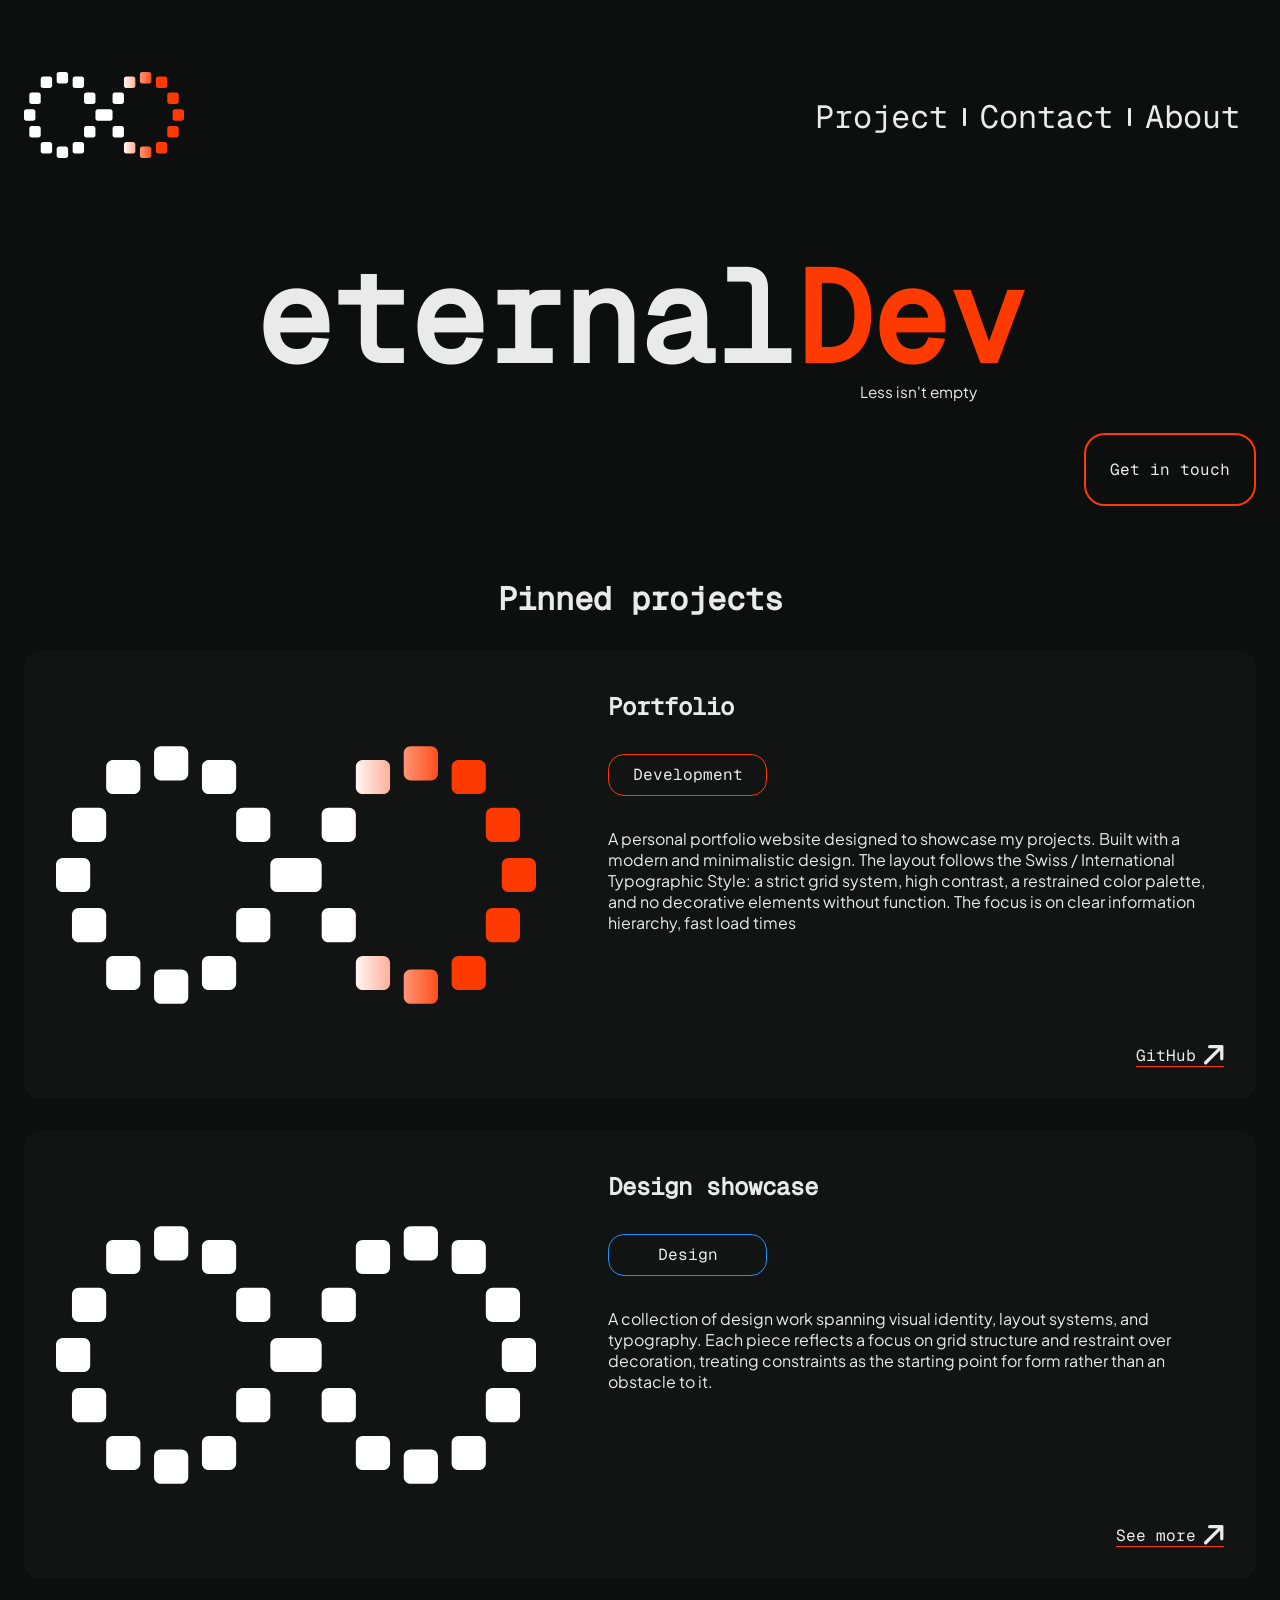
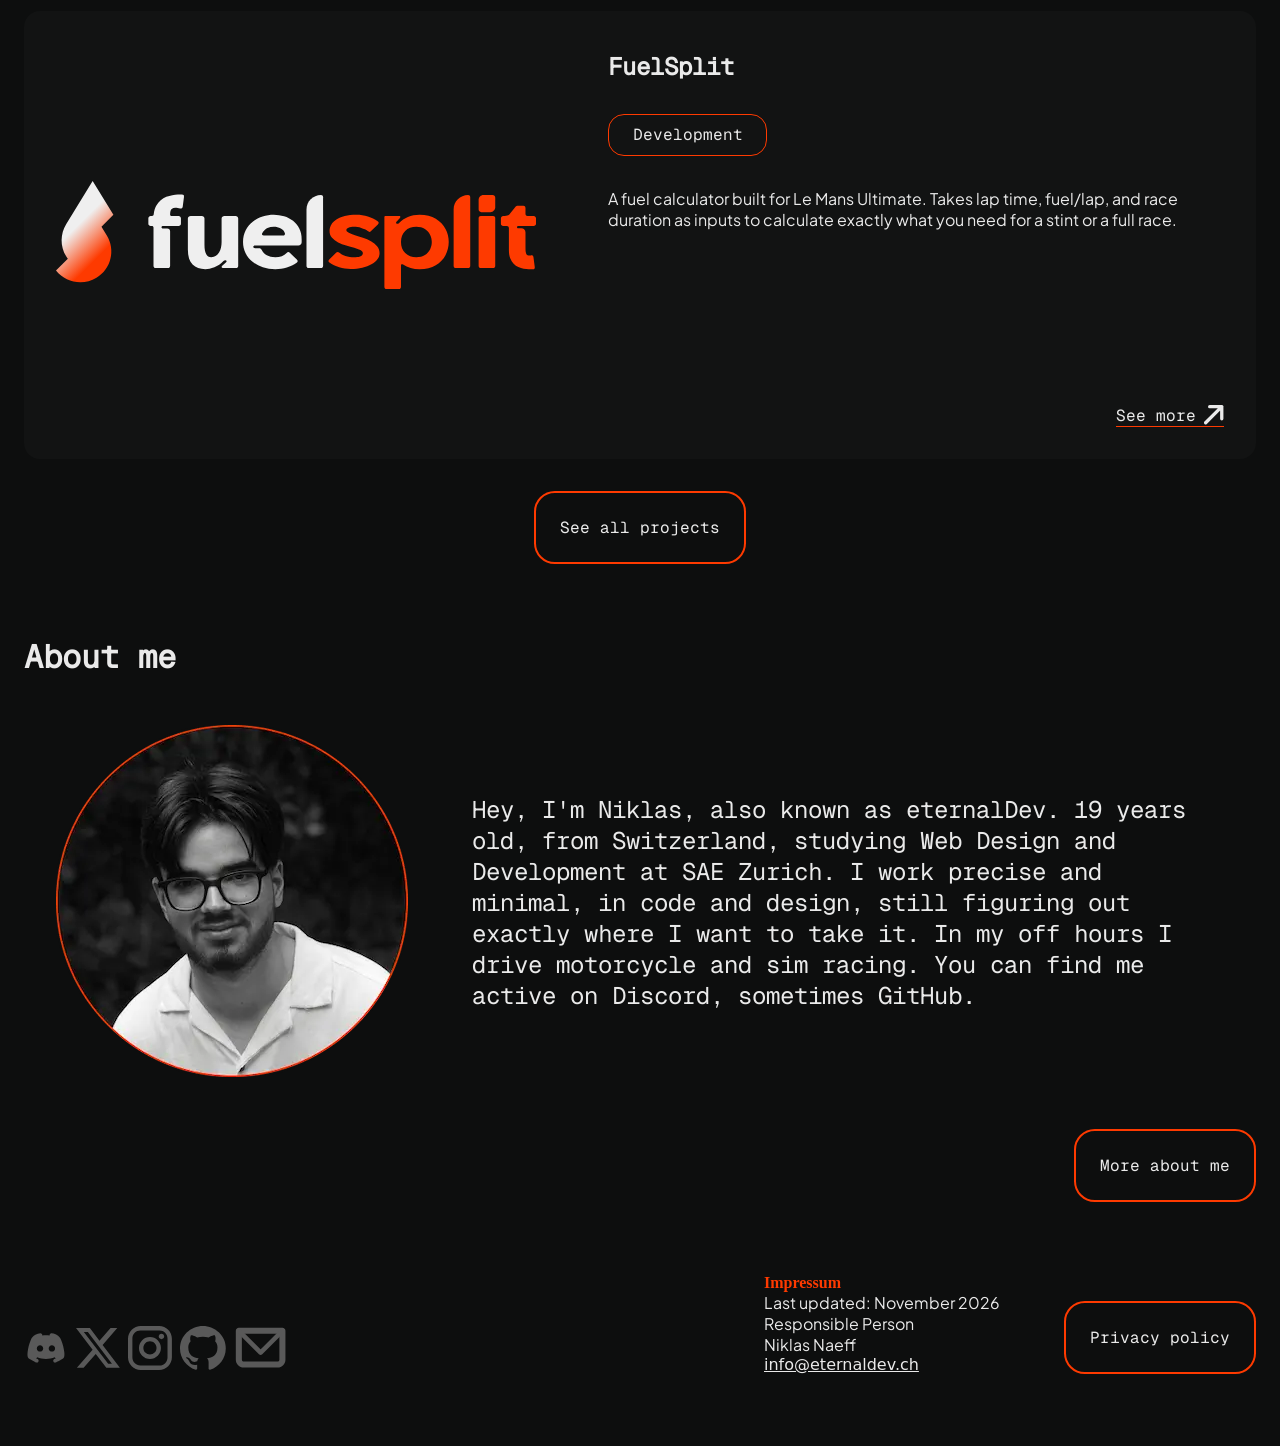
<file: index.html>
<!doctype html>
<html lang="en">
  <head>
    <meta charset="UTF-8" />
    <meta name="viewport" content="width=device-width, initial-scale=1.0" />
    <title>Niklas Naeff | Web Developer & Portfolio | eternalDev</title>
    <meta name="description" content="Portfolio of Niklas Naeff (eternalDev), a web developer in Switzerland. Explore development and design projects, case studies, and get in touch."/>
    <link rel="stylesheet" href="css/base.css" />
    <link rel="stylesheet" href="css/components.css" />
    <link rel="stylesheet" href="css/page-home.css" />
 <link rel="icon" type="image/png" href="/assets/logo/favicon-96x96.png" sizes="96x96" />
<link rel="icon" type="image/svg+xml" href="/assets/logo/favicon.svg" />
<link rel="shortcut icon" href="/assets/logo/favicon.ico" />
<link rel="apple-touch-icon" sizes="180x180" href="/assets/logo/apple-touch-icon.png" />
<meta name="apple-mobile-web-app-title" content="eternalDev" />
<link rel="manifest" href="/assets/logo/site.webmanifest" />
  </head>
  <body>
    <header>
      <nav>
        <a href="index.html" aria-label="Home Button" id="eternal-logo">
        <img
          aria-hidden="true"
          fetchpriority="high"
          sizes="5rem"
          class="eternal-logo"
          src="assets/logo/logo_eternaldev.svg"
          alt="Logo von eternaldev"
        />
      </a>

        <ul id="main-navigation">
          <li id="hometext-btn" class="navigation-btn">
            <a id="nav-active-btn" href="index.html">Home</a>
          </li>
          <li class="navigation-btn">
            <a href="project-page.html">Project</a>
          </li>
          <li class="navigation-btn">
            <a href="contact-page.html">Contact</a>
          </li>
          <li class="navigation-btn"><a href="about-page.html">About</a></li>
        </ul>
      </nav>
    </header>
    <main>
      <section class="hero">
        <div class="hero-text">
          <h1 class="hero-h1">
            <span class="white-text">eternal</span
            ><span class="orange-text">Dev</span>
          </h1>
          <span class="hero-tagline">Less isn't empty</span>
        </div>

        <div class="button-right">
          <a href="contact-page.html" class="cta hero-btn">Get in touch</a>
        </div>
      </section>

      <section class="pinnedprojects">
        <h2>Pinned projects</h2>
        <article class="projects-card">
          <img
            class="project-pic"
            src="assets/logo/logo_eternaldev.svg"
            alt="Logo from eternalDev"
          />
          <div class="project-card-container">
            <div class="project-card-text">
              <h3 class="project-title">Portfolio</h3>
              <span class="project-dev-btn" id="project-btn-nonactive"
                >Development</span
              >
              <p class="card-text">
                A personal portfolio website designed to showcase my projects.
                Built with a modern and minimalistic design. The layout follows
                the Swiss / International Typographic Style: a strict grid
                system, high contrast, a restrained color palette, and no
                decorative elements without function. The focus is on clear
                information hierarchy, fast load times
              </p>
            </div>
            <div class="button-extern">
              <a
                href="https://github.com/eternalDevxyz/eternaldev.ch"
                target="_blank"
                class="text-extern"
                >GitHub</a
              >
              <svg
                class="icon-arrow"
                xmlns="http://www.w3.org/2000/svg"
                width="20"
                height="20"
                viewBox="0 0 20 20"
                fill="none"
              >
                <path
                  d="M1.64847 17.7667L17.7668 1.64837M5.67805 1.64837L17.7668 1.64837L17.7668 13.7371"
                  stroke="#EAEAEA"
                  stroke-width="3.29693"
                  stroke-linecap="round"
                  stroke-linejoin="round"
                />
              </svg>
            </div>
          </div>
        </article>

        <article class="projects-card">
          <img
            loading="lazy"
            class="project-pic"
            src="assets/logo/logo_fullwhite.svg"
            alt="Full white logo from eternalDev"
          />
          <div class="project-card-container">
            <div class="project-card-text">
              <h3 class="project-title">Design showcase</h3>
              <span class="project-design-btn" id="project-btn-nonactive"
                >Design</span
              >
              <p class="card-text">
                A collection of design work spanning visual identity, layout
                systems, and typography. Each piece reflects a focus on grid
                structure and restraint over decoration, treating constraints as
                the starting point for form rather than an obstacle to it.
              </p>
            </div>
            <div class="button-extern">
              <a href="projects-pages/design-project.html" target="_blank" class="text-extern">See more</a>
              <svg
                class="icon-arrow"
                xmlns="http://www.w3.org/2000/svg"
                width="20"
                height="20"
                viewBox="0 0 20 20"
                fill="none"
              >
                <path
                  d="M1.64847 17.7667L17.7668 1.64837M5.67805 1.64837L17.7668 1.64837L17.7668 13.7371"
                  stroke="#EAEAEA"
                  stroke-width="3.29693"
                  stroke-linecap="round"
                  stroke-linejoin="round"
                />
              </svg>
            </div>
          </div>
        </article>

        <article class="projects-card">
          <img
            loading="lazy"
            class="project-pic"
            src="assets/Projects/fuelsplit_project/fuelsplit-darkmode.svg"
            alt="Logo from FuelSplit"
          />
          <div class="project-card-container">
            <div class="project-card-text" id="project-btn-nonactive">
              <h3 class="project-title">FuelSplit</h3>
              <span class="project-dev-btn" id="project-btn-nonactive"
                >Development</span
              >
              <p class="card-text">
                A fuel calculator built for Le Mans Ultimate. Takes lap time,
                fuel/lap, and race duration as inputs to calculate exactly what
                you need for a stint or a full race.
              </p>
            </div>
            <div class="button-extern">
              <a href="projects-pages/fuelsplit-project.html" target="_blank" class="text-extern">See more</a>
              <svg
                class="icon-arrow"
                xmlns="http://www.w3.org/2000/svg"
                width="20"
                height="20"
                viewBox="0 0 20 20"
                fill="none"
              >
                <path
                  d="M1.64847 17.7667L17.7668 1.64837M5.67805 1.64837L17.7668 1.64837L17.7668 13.7371"
                  stroke="#EAEAEA"
                  stroke-width="3.29693"
                  stroke-linecap="round"
                  stroke-linejoin="round"
                />
              </svg>
            </div>
          </div>
        </article>
        <a href="project-page.html" class="cta" id="pinnedprojects-btn"
          >See all projects</a
        >
      </section>

      <section class="about-me">
        <h2>About me</h2>
        <article class="about-me-card">
          <picture>
            <source
              type="image/webp"
              srcset="
                assets/about_me/round-portfolio-352.webp 1x,
                assets/about_me/round-portfolio-702.webp 2x
              "
            />
            <img
              loading="lazy"
              class="portfolio-pic"
              src="assets/about_me/round-portfolio-352.png"
              srcset="
                assets/about_me/round-portfolio-352.png 1x,
                assets/about_me/round-portfolio-702.png 2x
              "
              width="352"
              height="352"
              alt="Portrait of Niklas Naeff"
            />
          </picture>
          <p class="about-me-text">
            Hey, I'm Niklas, also known as eternalDev. 19 years old, from
            Switzerland, studying Web Design and Development at SAE Zurich. I
            work precise and minimal, in code and design, still figuring out
            exactly where I want to take it. In my off hours I drive motorcycle
            and sim racing. You can find me active on Discord, sometimes GitHub.
          </p>
        </article>
        <a href="about-page.html" class="cta button-right">More about me</a>
      </section>
    </main>
    <footer>
      <div class="icon-container">
        <a target="_blank" href="https://discord.gg/aXktXPrN7G"
            aria-label="Discord link opens in new tab">
          <img
            loading="lazy"
            src="assets/Icons/discord_icon.svg"
            alt="Icon from Discord"
            class="icon"¨
          />
        </a>
        <a target="_blank" href="https://x.com/eternalDevxyz"
        aria-label="Twitter link opens in new tab">
          <img
            loading="lazy"
            src="assets/Icons/twitter_icon.svg"
            alt="icon from twitter"
            class="icon"
          />
        </a>
        <a target="_blank" href="https://www.instagram.com/eternaldev.xyz/"
            aria-label="Instagram link opens in new tab">
          <img
            loading="lazy"
            src="assets/Icons/insta_Icon.svg"
            alt="Icon from Instagram"
            class="icon"
          />
        </a>
        <a
          target="_blank"
          href="https://github.com/eternalDevxyz?tab=repositories"
                      aria-label="GitHub link opens in new tab"
        >
          <img
            loading="lazy"
            src="assets/Icons/Github_Icon.svg"
            alt="Icon from GitHub"
            class="icon"
          />
        </a>
        <a target="_blank" href="mailto:info@eternaldev.ch"
            aria-label="Mail link opens in your mail application">
          <img
            loading="lazy"
            src="assets/Icons/E-mail_Icon.svg"
            alt="Icon for E-mails"
            class="icon"
          />
        </a>
      </div>

      <div class="footer-legal-container">
        <section class="impressum">
          <h2 class="orange-text impressum">Impressum</h2>
          <p class="impressum">Last updated: November 2026</p>
          <p class="impressum">Responsible Person</p>
          <p class="impressum">Niklas Naeff</p>
          <a class="email-link impressum" href="mailto:info@eternaldev.ch"
            >info@eternaldev.ch</a
          >
        </section>
        <a href="privacy-policy.html" class="cta">Privacy policy</a>
      </div>
    </footer>
  </body>
</html>
</file>
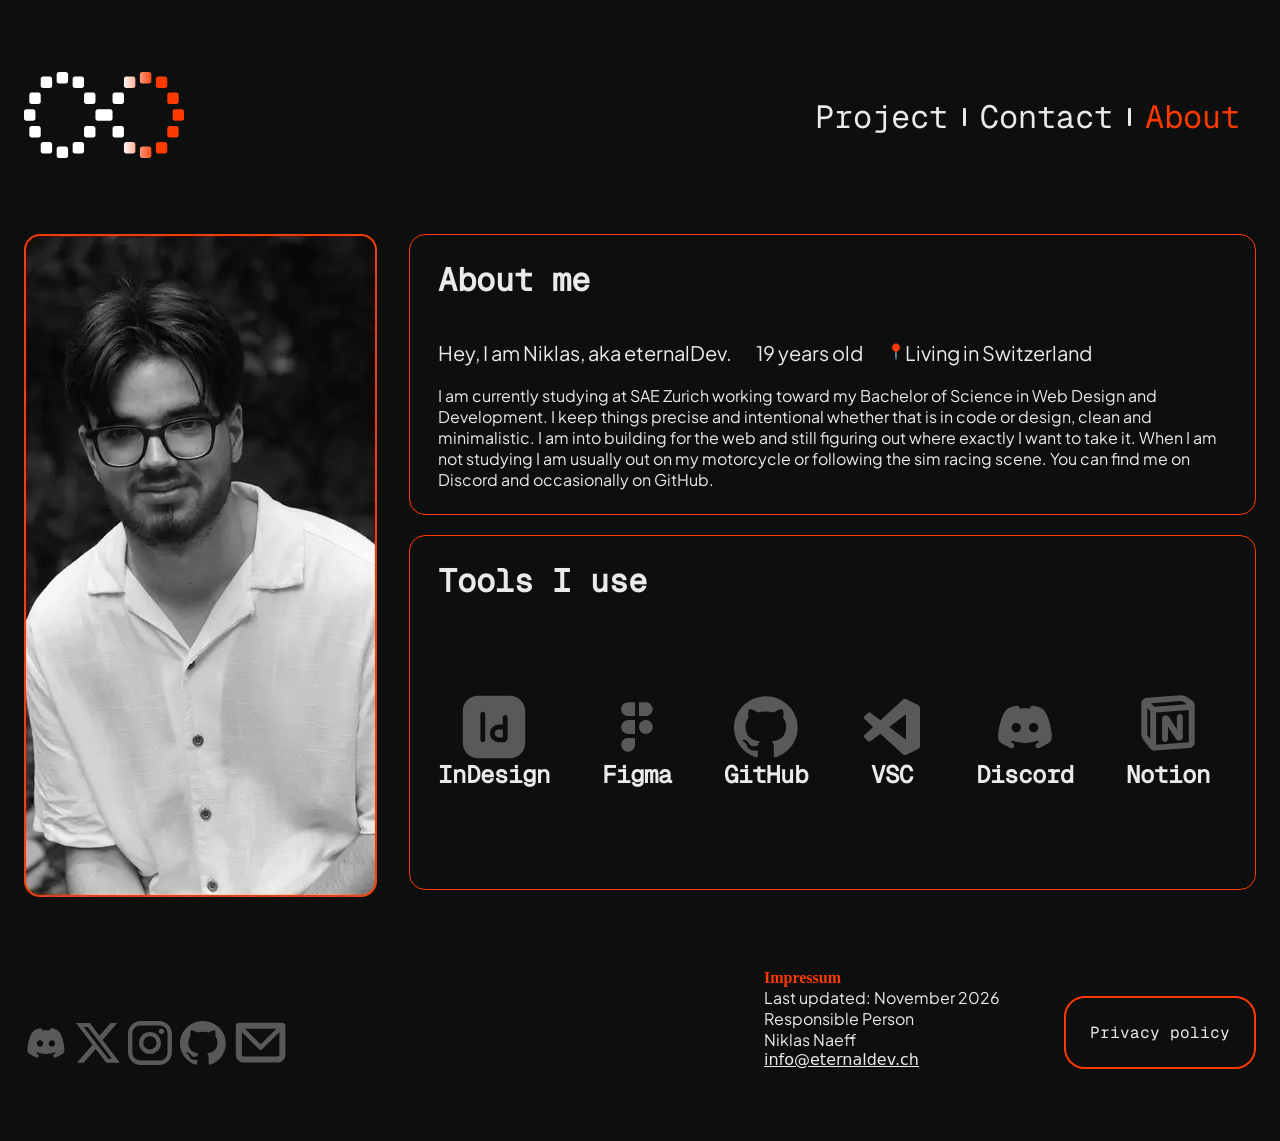
<file: about-page.html>
<!DOCTYPE html>
<html lang="en">
<head>
  <meta charset="UTF-8">
  <meta name="viewport" content="width=device-width, initial-scale=1.0">
  <title>About Niklas Naeff | eternalDev</title>
  <meta name="description" content="Learn about Niklas Naeff, a web design and development student in Zurich, Switzerland, and his approach to building precise, minimal digital experiences."/>
  <link rel="stylesheet" href="css/base.css">
  <link rel="stylesheet" href="css/components.css">
  <link rel="stylesheet" href="css/page-about.css">
<link rel="icon" type="image/png" href="/assets/logo/favicon-96x96.png" sizes="96x96" />
<link rel="icon" type="image/svg+xml" href="/assets/logo/favicon.svg" />
<link rel="shortcut icon" href="/assets/logo/favicon.ico" />
<link rel="apple-touch-icon" sizes="180x180" href="/assets/logo/apple-touch-icon.png" />
<meta name="apple-mobile-web-app-title" content="eternalDev" />
<link rel="manifest" href="/assets/logo/site.webmanifest" />
</head>
<body>
      <header>
        <nav>
            <a href="index.html" aria-label="Home Button" id="eternal-logo">
            <img aria-hidden="true" fetchpriority="high" sizes="5rem" class="eternal-logo" src="assets/logo/logo_eternaldev.svg" alt="Logo von eternaldev">
            </a>
            
            <ul id="main-navigation">
                <li class="navigation-btn" id="hometext-btn"><a href="index.html">Home</a></li>
                <li class="navigation-btn"> <a href="project-page.html">Project</a></li>
                <li class="navigation-btn"> <a href="contact-page.html">Contact</a></li>
                <li class="navigation-btn"> <a id="nav-active-btn" href="about-page.html">About</a></li>
            </ul>
        </nav>
      </header>

      <main>
        
        <section class="hero">

          <picture class="about-pic-desktop">
            <source srcset="assets/about_me/portfolio-square.webp" type="image/webp">
            <img src="assets/about_me/portfolio-square.png" alt="Portfolio picture of Niklas Naeff">
          </picture>

          <div class="text-icon-frame">
            <article class="about-frames">
              <h1>About me</h1>

              <picture class="about-pic-frame">
                <source media="(min-width: 804px)" type="image/webp"
                        srcset="assets/about_me/portfolio-mobile-1364.webp">
                <source type="image/webp"
                        srcset="assets/about_me/portfolio-mobile-682.webp">
                <source media="(min-width: 804px)" type="image/png"
                        srcset="assets/about_me/portfolio-mobile-1364.png">
                <img class="mobile-portfolio-pic"
                    src="assets/about_me/portfolio-mobile-682.png"
                    width="342" height="263"
                    alt="Portfolio picture of Niklas Naeff">
              </picture>
              <ul class="head-about-text">
                <p>Hey, I am Niklas, aka eternalDev.</p>
                <p>19 years old</p>
                <p class="location-pin">Living in Switzerland</p>
              </ul>
              <p>
                I am currently studying at SAE Zurich working toward my Bachelor of Science in Web Design and Development. I keep things precise and intentional whether that is in code or design, clean and minimalistic. I am into building for the web and still figuring out where exactly I want to take it. When I am not studying I am usually out on my motorcycle or following the sim racing scene. You can find me on Discord and occasionally on GitHub.</p>
            </article>
            <article id="about-text-frame" class="about-frames">
              <h1 id="tools-i-use">Tools I use</h1>
              <div class="carousel" tabindex="-1">
                <div class="tool-container">
                    <div class="tool-frame">
                      <img src="assets/Icons/indesign_logo.svg" alt="" class="tools">
                      <h2>InDesign</h2>
                    </div>
                    <div class="tool-frame">
                      <img src="assets/Icons/figma_icon.svg" alt="" class="tools">
                      <h2>Figma</h2>
                    </div>
  
                    <div class="tool-frame">
                      <img src="assets/Icons/Github_Icon.svg" alt="" class="tools">
                      <h2>GitHub</h2>
                    </div>
                    <div class="tool-frame">
                      <img src="assets/Icons/vs code.svg" alt="" class="tools">
                      <h2>VSC</h2>
                    </div>
  
                    <div class="tool-frame">
                      <img src="assets/Icons/discord_icon.svg" alt="" class="tools">
                      <h2>Discord</h2>
                    </div>
                    <div class="tool-frame">
                      <img src="assets/Icons/Notion_Icon.svg" alt="" class="tools">
                      <h2>Notion</h2>
                    </div>

                    <div class="tool-frame">
                      <img src="assets/Icons/claude_icon.svg" alt="" class="tools">
                      <h2>Claude</h2>
                    </div>
                </div>
                  
                  
                 <div class="tool-container" id="tool-container-animation">
                    <div class="tool-frame">
                      <img src="assets/Icons/indesign_logo.svg" alt="" class="tools">
                      <h2>InDesign</h2>
                    </div>
                    <div class="tool-frame">
                      <img src="assets/Icons/figma_icon.svg" alt="" class="tools">
                      <h2>Figma</h2>
                    </div>
  
                    <div class="tool-frame">
                      <img src="assets/Icons/Github_Icon.svg" alt="" class="tools">
                      <h2>GitHub</h2>
                    </div>
                    <div class="tool-frame">
                      <img src="assets/Icons/vs code.svg" alt="" class="tools">
                      <h2>VSC</h2>
                    </div>
  
                    <div class="tool-frame">
                      <img src="assets/Icons/discord_icon.svg" alt="" class="tools">
                      <h2>Discord</h2>
                    </div>
                    <div class="tool-frame">
                      <img src="assets/Icons/Notion_Icon.svg" alt="" class="tools">
                      <h2>Notion</h2>
                    </div>

                    <div class="tool-frame">
                      <img src="assets/Icons/claude_icon.svg" alt="" class="tools">
                      <h2>Claude</h2>
                    </div>

              </div>
            </article>
          </div>
        </section>
      </main>
  <footer>
      <div class="icon-container">
        <a target="_blank" href="https://discord.gg/aXktXPrN7G"
            aria-label="Discord link opens in new tab">
          <img
            loading="lazy"
            src="assets/Icons/discord_icon.svg"
            alt="Icon from Discord"
            class="icon"¨
          />
        </a>
        <a target="_blank" href="https://x.com/eternalDevxyz"
        aria-label="Twitter link opens in new tab">
          <img
            loading="lazy"
            src="assets/Icons/twitter_icon.svg"
            alt="icon from twitter"
            class="icon"
          />
        </a>
        <a target="_blank" href="https://www.instagram.com/eternaldev.xyz/"
            aria-label="Instagram link opens in new tab">
          <img
            loading="lazy"
            src="assets/Icons/insta_Icon.svg"
            alt="Icon from Instagram"
            class="icon"
          />
        </a>
        <a
          target="_blank"
          href="https://github.com/eternalDevxyz?tab=repositories"
                      aria-label="GitHub link opens in new tab"
        >
          <img
            loading="lazy"
            src="assets/Icons/Github_Icon.svg"
            alt="Icon from GitHub"
            class="icon"
          />
        </a>
        <a target="_blank" href="mailto:info@eternaldev.ch"
            aria-label="Mail link opens in your mail application">
          <img
            loading="lazy"
            src="assets/Icons/E-mail_Icon.svg"
            alt="Icon for E-mails"
            class="icon"
          />
        </a>
      </div>

      <div class="footer-legal-container">
        <section class="impressum">
          <h2 class="orange-text impressum">Impressum</h2>
          <p class="impressum">Last updated: November 2026</p>
          <p class="impressum">Responsible Person</p>
          <p class="impressum">Niklas Naeff</p>
          <a class="email-link impressum" href="mailto:info@eternaldev.ch"
            >info@eternaldev.ch</a
          >
        </section>
        <a href="privacy-policy.html" class="cta">Privacy policy</a>
      </div>
    </footer>
</body>
</html>
</file>
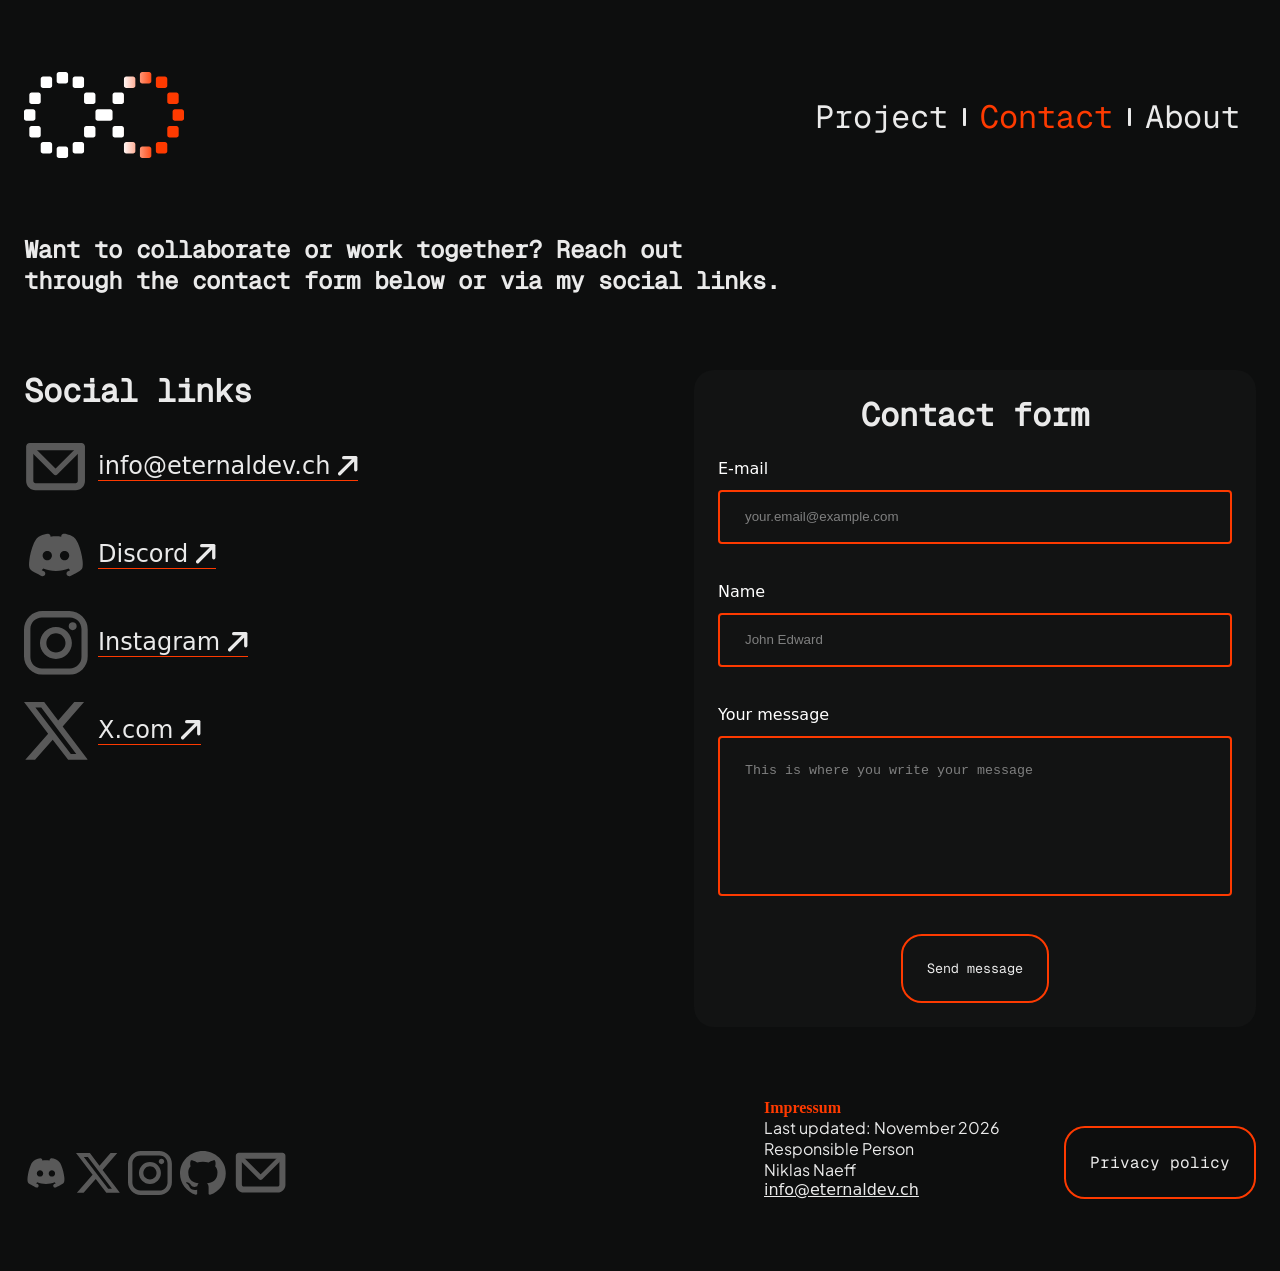
<file: contact-page.html>
<!DOCTYPE html>
<html lang="en">
<head>
  <meta charset="UTF-8">
  <meta name="viewport" content="width=device-width, initial-scale=1.0">
  <title>Contact Niklas Naeff | eternalDev</title>
  <meta name="description" content="Contact Niklas Naeff (eternalDev) about web design, development, or collaborations using the contact form, email, or social channels."/>
  <link rel="stylesheet" href="css/base.css">
  <link rel="stylesheet" href="css/components.css">
  <link rel="stylesheet" href="css/page-contact.css">
<link rel="icon" type="image/png" href="/assets/logo/favicon-96x96.png" sizes="96x96" />
<link rel="icon" type="image/svg+xml" href="/assets/logo/favicon.svg" />
<link rel="shortcut icon" href="/assets/logo/favicon.ico" />
<link rel="apple-touch-icon" sizes="180x180" href="/assets/logo/apple-touch-icon.png" />
<meta name="apple-mobile-web-app-title" content="eternalDev" />
<link rel="manifest" href="/assets/logo/site.webmanifest" />
</head>
<body>
      <header>
        <nav>
          <a href="index.html" aria-label="Home Button" id="eternal-logo">
            <img aria-hidden="true" fetchpriority="high" sizes="5rem" class="eternal-logo" src="assets/logo/logo_eternaldev.svg" alt="Logo von eternaldev">
          </a>
          
            <ul id="main-navigation">
                <li class="navigation-btn" id="hometext-btn"><a href="index.html">Home</a></li>
                <li class="navigation-btn"> <a href="project-page.html">Project</a></li>
                <li class="navigation-btn"> <a id="nav-active-btn" href="contact-page.html">Contact</a></li>
                <li class="navigation-btn"><a href="about-page.html">About</a></li>
            </ul>
        </nav>
      </header>
      <main>

              <section class="hero">
                <h2 class="reachout-text">Want to collaborate or work together? Reach out through the contact form below or via my social links.</h2>
                <div class="hero-content">

                  <div class="social-links">
                    <h1>Social links</h1>
                    <div class="social-container">
                      <img src="assets/Icons/E-mail_Icon.svg" alt="">
                      <a class="button-extern" target="_blank" href="mailto:info@eternaldev.ch">info@eternaldev.ch
                        <svg class="icon-arrow" xmlns="http://www.w3.org/2000/svg" width="20" height="20" viewBox="0 0 20 20" fill="none">
                              <path d="M1.64847 17.7667L17.7668 1.64837M5.67805 1.64837L17.7668 1.64837L17.7668 13.7371" stroke="#EAEAEA" stroke-width="3.29693" stroke-linecap="round" stroke-linejoin="round"/>
                          </svg>
                      </a>
                    </div>
  
                    <div class="social-container">
                      <img src="assets/Icons/discord_icon.svg" alt="">
                      <a href="https://discord.gg/aXktXPrN7G" target="_blank" class="button-extern">Discord
                        <svg class="icon-arrow" xmlns="http://www.w3.org/2000/svg" width="20" height="20" viewBox="0 0 20 20" fill="none">
                              <path d="M1.64847 17.7667L17.7668 1.64837M5.67805 1.64837L17.7668 1.64837L17.7668 13.7371" stroke="#EAEAEA" stroke-width="3.29693" stroke-linecap="round" stroke-linejoin="round"/>
                        </svg>
                      </a>
                    </div>
                    
                    <div class="social-container">
                      <img src="assets/Icons/insta_Icon.svg" alt="">
                      <a href="https://www.instagram.com/eternaldev.xyz/" target="_blank" class="button-extern">Instagram
                        <svg class="icon-arrow" xmlns="http://www.w3.org/2000/svg" width="20" height="20" viewBox="0 0 20 20" fill="none">
                              <path d="M1.64847 17.7667L17.7668 1.64837M5.67805 1.64837L17.7668 1.64837L17.7668 13.7371" stroke="#EAEAEA" stroke-width="3.29693" stroke-linecap="round" stroke-linejoin="round"/>
                        </svg>
                      </a>
                    </div>
  
                    <div class="social-container">
                      <img src="assets/Icons/twitter_icon.svg" alt="">
                      <a href="https://x.com/eternalDevxyz" target="_blank" class="button-extern">X.com
                        <svg class="icon-arrow" xmlns="http://www.w3.org/2000/svg" width="20" height="20" viewBox="0 0 20 20" fill="none">
                              <path d="M1.64847 17.7667L17.7668 1.64837M5.67805 1.64837L17.7668 1.64837L17.7668 13.7371" stroke="#EAEAEA" stroke-width="3.29693" stroke-linecap="round" stroke-linejoin="round"/>
                        </svg>
                      </a>
                    </div>
                  </div>
          
                  <form class="contact-form" action="" method="post">
                    <h1 class="contactform-title">Contact form</h1>
                    <label for="email">E-mail</label>
                    <input class="input-contact" type="email" id="email" name="email" autocomplete="email" placeholder="your.email@example.com" required>
  
                    <label for="name">Name</label>
                    <input class="input-contact" id="name" name="name" minlength="4" autocomplete="name" required placeholder="John Edward">
  
                    <label for="message">Your message</label>
                  <textarea class="input-contact" name="message" id="message" placeholder="This is where you write your message" required rows="8""></textarea>
  
                  <button type="submit" class="cta" id="submit-btn">Send message</button>
                  </form>
                </div>
              </section>
      </main>
  <footer>
      <div class="icon-container">
        <a target="_blank" href="https://discord.gg/aXktXPrN7G"
            aria-label="Discord link opens in new tab">
          <img
            loading="lazy"
            src="assets/Icons/discord_icon.svg"
            alt="Icon from Discord"
            class="icon"¨
          />
        </a>
        <a target="_blank" href="https://x.com/eternalDevxyz"
        aria-label="Twitter link opens in new tab">
          <img
            loading="lazy"
            src="assets/Icons/twitter_icon.svg"
            alt="icon from twitter"
            class="icon"
          />
        </a>
        <a target="_blank" href="https://www.instagram.com/eternaldev.xyz/"
            aria-label="Instagram link opens in new tab">
          <img
            loading="lazy"
            src="assets/Icons/insta_Icon.svg"
            alt="Icon from Instagram"
            class="icon"
          />
        </a>
        <a
          target="_blank"
          href="https://github.com/eternalDevxyz?tab=repositories"
                      aria-label="GitHub link opens in new tab"
        >
          <img
            loading="lazy"
            src="assets/Icons/Github_Icon.svg"
            alt="Icon from GitHub"
            class="icon"
          />
        </a>
        <a target="_blank" href="mailto:info@eternaldev.ch"
            aria-label="Mail link opens in your mail application">
          <img
            loading="lazy"
            src="assets/Icons/E-mail_Icon.svg"
            alt="Icon for E-mails"
            class="icon"
          />
        </a>
      </div>

      <div class="footer-legal-container">
        <section class="impressum">
          <h2 class="orange-text impressum">Impressum</h2>
          <p class="impressum">Last updated: November 2026</p>
          <p class="impressum">Responsible Person</p>
          <p class="impressum">Niklas Naeff</p>
          <a class="email-link impressum" href="mailto:info@eternaldev.ch"
            >info@eternaldev.ch</a
          >
        </section>
        <a href="privacy-policy.html" class="cta">Privacy policy</a>
      </div>
    </footer>
</body>
</html>
</file>
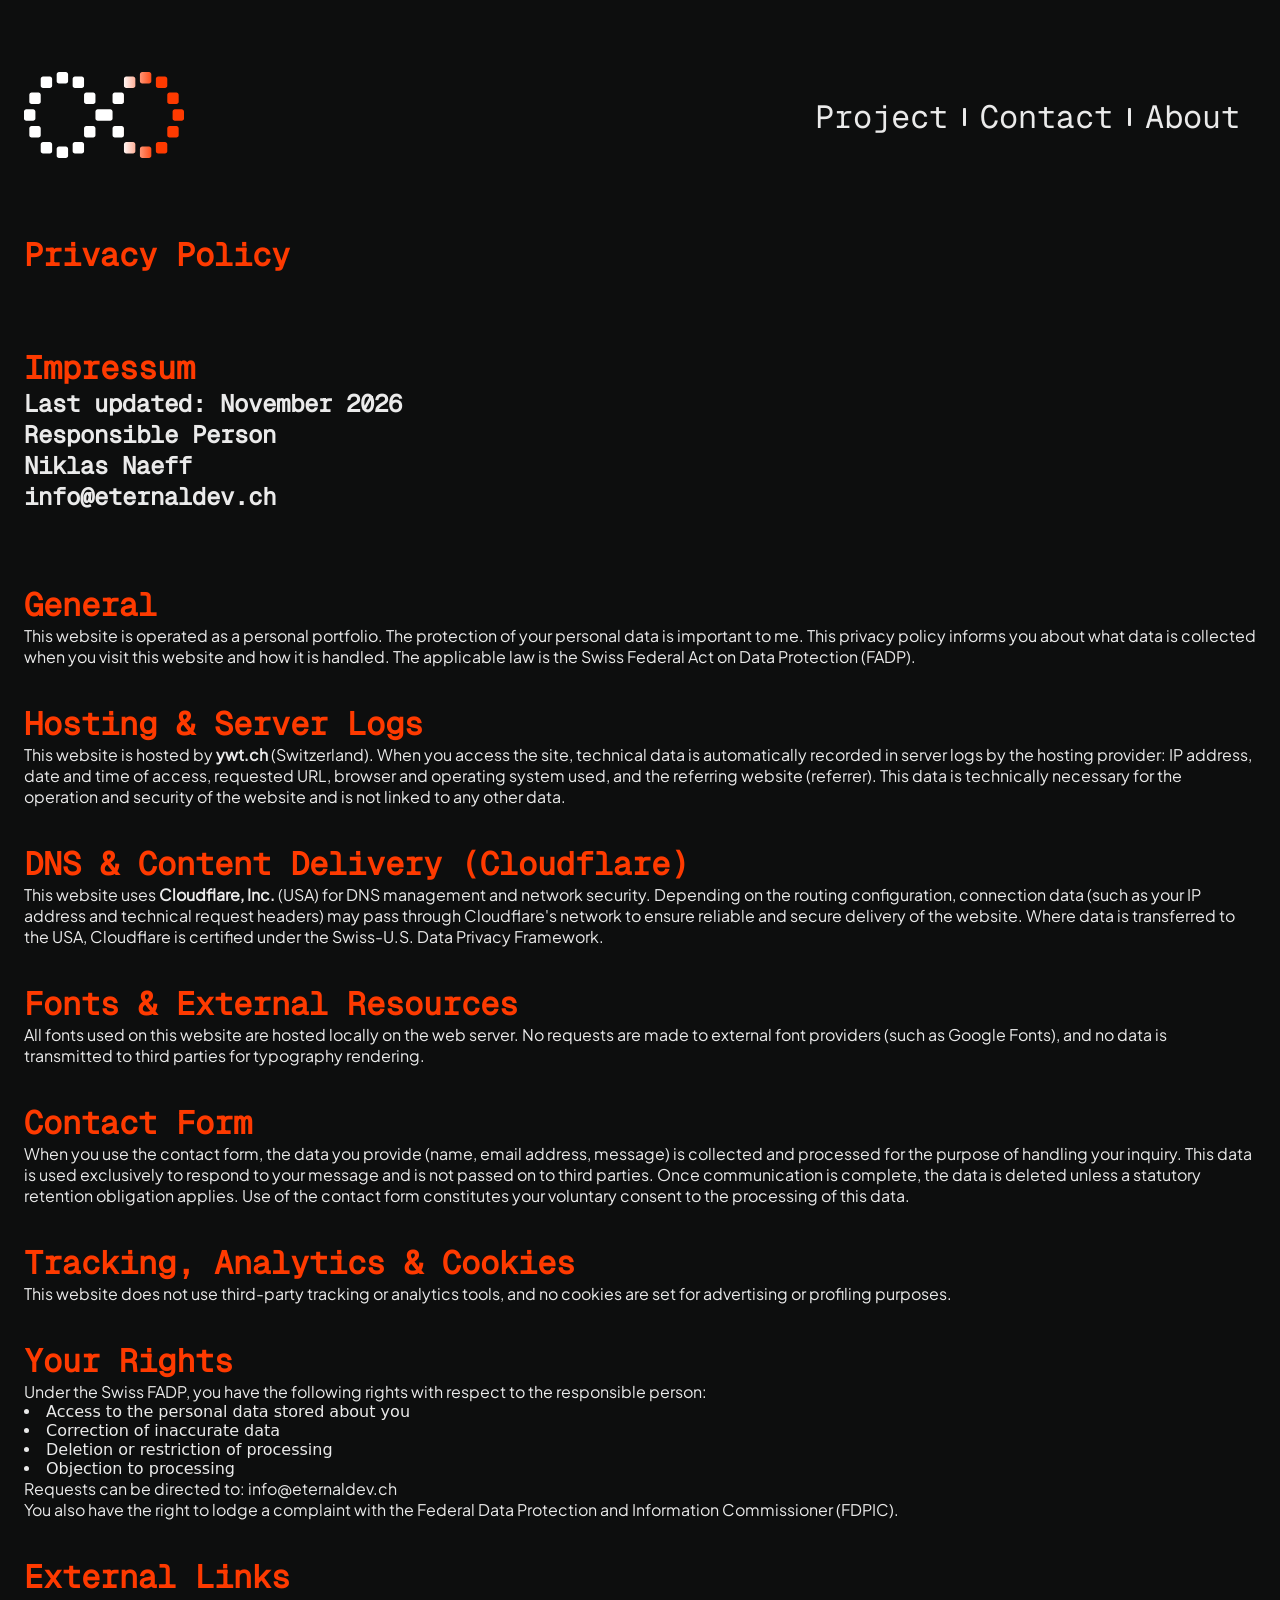
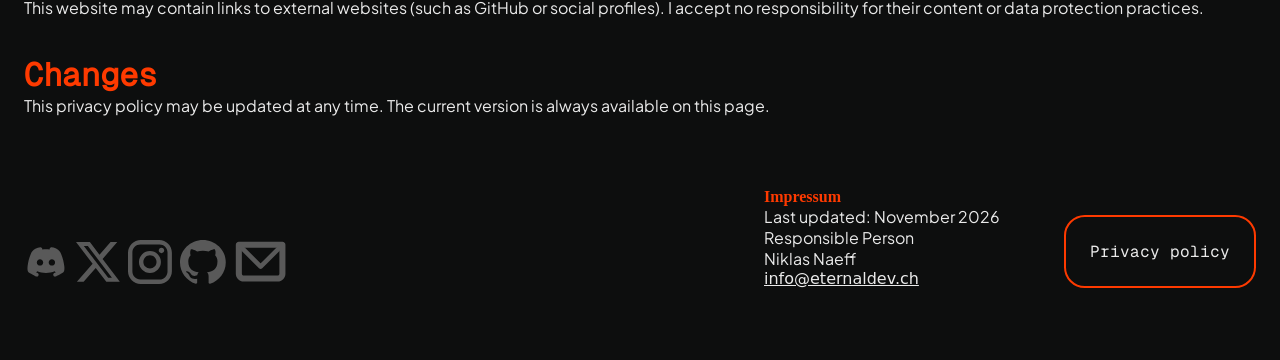
<file: privacy-policy.html>
<!doctype html>
<html lang="en">
  <head>
    <meta charset="UTF-8" />
    <meta name="viewport" content="width=device-width, initial-scale=1.0" />
    <title>Privacy Policy | eternaldev.ch</title>
    <meta name="robots" content="noindex, follow" />
    <meta name="description" content="Read the privacy policy for eternaldev.ch, including details about hosting, server logs, the contact form, data protection, and your rights under Swiss law."/>
    <link rel="stylesheet" href="css/base.css" />
    <link rel="stylesheet" href="css/components.css" />
    <link rel="stylesheet" href="css/privacy-policy.css" />
  <link rel="icon" type="image/png" href="/assets/logo/favicon-96x96.png" sizes="96x96" />
<link rel="icon" type="image/svg+xml" href="/assets/logo/favicon.svg" />
<link rel="shortcut icon" href="/assets/logo/favicon.ico" />
<link rel="apple-touch-icon" sizes="180x180" href="/assets/logo/apple-touch-icon.png" />
<meta name="apple-mobile-web-app-title" content="eternalDev" />
<link rel="manifest" href="/assets/logo/site.webmanifest" />
  </head>
  <body>
    <header>
      <nav>
              <a href="index.html" aria-label="Home Button" id="eternal-logo">
        <img
          aria-hidden="true"
          fetchpriority="high"
          sizes="5rem"
          class="eternal-logo"
          src="assets/logo/logo_eternaldev.svg"
          alt="Logo von eternaldev"
        />
      </a>
        <ul id="main-navigation">
          <li id="hometext-btn" class="navigation-btn">
            <a id="nav-active-btn" href="index.html">Home</a>
          </li>
          <li class="navigation-btn">
            <a href="project-page.html">Project</a>
          </li>
          <li class="navigation-btn">
            <a href="contact-page.html">Contact</a>
          </li>
          <li class="navigation-btn"><a href="about-page.html">About</a></li>
        </ul>
      </nav>
    </header>

    <main>
      <h1 class="orange-text">Privacy Policy</h1>
      <section>
        <h2 class="orange-text">Impressum</h2>
        <h3>Last updated: November 2026</h3>
        <h3>Responsible Person</h3>
        <h3>Niklas Naeff</h3>
        <h3>info@eternaldev.ch</h3>
      </section>

      <section class="privacy-text-container">
        <article class="privacy-policy-text">
          <h2 class="orange-text">General</h2>
          <p>
            This website is operated as a personal portfolio. The protection of
            your personal data is important to me. This privacy policy informs
            you about what data is collected when you visit this website and how
            it is handled. The applicable law is the Swiss Federal Act on Data
            Protection (FADP).
          </p>
        </article>

        <article class="privacy-policy-text">
          <h2 class="orange-text">Hosting & Server Logs</h2>
          <p>
            This website is hosted by <strong>ywt.ch</strong> (Switzerland). When you access the
            site, technical data is automatically recorded in server logs by the hosting provider: IP
            address, date and time of access, requested URL, browser and
            operating system used, and the referring website (referrer). This
            data is technically necessary for the operation and security of the website and
            is not linked to any other data.
          </p>
        </article>

        <article class="privacy-policy-text">
          <h2 class="orange-text">DNS & Content Delivery (Cloudflare)</h2>
          <p>
            This website uses <strong>Cloudflare, Inc.</strong> (USA) for DNS management and network security.
            Depending on the routing configuration, connection data (such as your IP address and technical request headers)
            may pass through Cloudflare's network to ensure reliable and secure delivery of the website.
            Where data is transferred to the USA, Cloudflare is certified under the Swiss-U.S. Data Privacy Framework.
          </p>
        </article>

        <article class="privacy-policy-text">
          <h2 class="orange-text">Fonts & External Resources</h2>
          <p>
            All fonts used on this website are hosted locally on the web server.
            No requests are made to external font providers (such as Google Fonts), and no data is transmitted to third parties for typography rendering.
          </p>
        </article>

        <article class="privacy-policy-text">
          <h2 class="orange-text">Contact Form</h2>
          <p>
            When you use the contact form, the data you provide (name, email
            address, message) is collected and processed for the purpose of
            handling your inquiry. This data is used exclusively to respond to
            your message and is not passed on to third parties. Once
            communication is complete, the data is deleted unless a statutory
            retention obligation applies. Use of the contact form constitutes
            your voluntary consent to the processing of this data.
          </p>
        </article>

        <article class="privacy-policy-text">
          <h2 class="orange-text">Tracking, Analytics & Cookies</h2>
          <p>
            This website does not use third-party tracking or analytics tools, and no cookies are set for advertising or profiling purposes.
          </p>
        </article>

        <article class="privacy-policy-text">
          <h2 class="orange-text">Your Rights</h2>
          <p>
            Under the Swiss FADP, you have the following rights with respect to
            the responsible person:
          </p>
          <ul>
            <li>Access to the personal data stored about you</li>
            <li>Correction of inaccurate data</li>
            <li>Deletion or restriction of processing</li>
            <li>Objection to processing</li>
          </ul>
          <p>
            Requests can be directed to:
            <a href="mailto:info@eternaldev.ch">info@eternaldev.ch</a>
          </p>
          <p>
            You also have the right to lodge a complaint with the Federal Data
            Protection and Information Commissioner (FDPIC).
          </p>
        </article>

        <article class="privacy-policy-text">
          <h2 class="orange-text">External Links</h2>
          <p>
            This website may contain links to external websites (such as GitHub or social profiles). I accept no
            responsibility for their content or data protection practices.
          </p>
        </article>

        <article class="privacy-policy-text">
          <h2 class="orange-text">Changes</h2>
          <p>
            This privacy policy may be updated at any time. The current version
            is always available on this page.
          </p>
        </article>
      </section>
    </main>

  <footer>
      <div class="icon-container">
        <a target="_blank" href="https://discord.gg/aXktXPrN7G"
            aria-label="Discord link opens in new tab">
          <img
            loading="lazy"
            src="assets/Icons/discord_icon.svg"
            alt="Icon from Discord"
            class="icon"¨
          />
        </a>
        <a target="_blank" href="https://x.com/eternalDevxyz"
        aria-label="Twitter link opens in new tab">
          <img
            loading="lazy"
            src="assets/Icons/twitter_icon.svg"
            alt="icon from twitter"
            class="icon"
          />
        </a>
        <a target="_blank" href="https://www.instagram.com/eternaldev.xyz/"
            aria-label="Instagram link opens in new tab">
          <img
            loading="lazy"
            src="assets/Icons/insta_Icon.svg"
            alt="Icon from Instagram"
            class="icon"
          />
        </a>
        <a
          target="_blank"
          href="https://github.com/eternalDevxyz?tab=repositories"
                      aria-label="GitHub link opens in new tab"
        >
          <img
            loading="lazy"
            src="assets/Icons/Github_Icon.svg"
            alt="Icon from GitHub"
            class="icon"
          />
        </a>
        <a target="_blank" href="mailto:info@eternaldev.ch"
            aria-label="Mail link opens in your mail application">
          <img
            loading="lazy"
            src="assets/Icons/E-mail_Icon.svg"
            alt="Icon for E-mails"
            class="icon"
          />
        </a>
      </div>

      <div class="footer-legal-container">
        <section class="impressum">
          <h2 class="orange-text impressum">Impressum</h2>
          <p class="impressum">Last updated: November 2026</p>
          <p class="impressum">Responsible Person</p>
          <p class="impressum">Niklas Naeff</p>
          <a class="email-link impressum" href="mailto:info@eternaldev.ch"
            >info@eternaldev.ch</a
          >
        </section>
        <a href="privacy-policy.html" class="cta">Privacy policy</a>
      </div>
    </footer>
  </body>
</html>
</file>
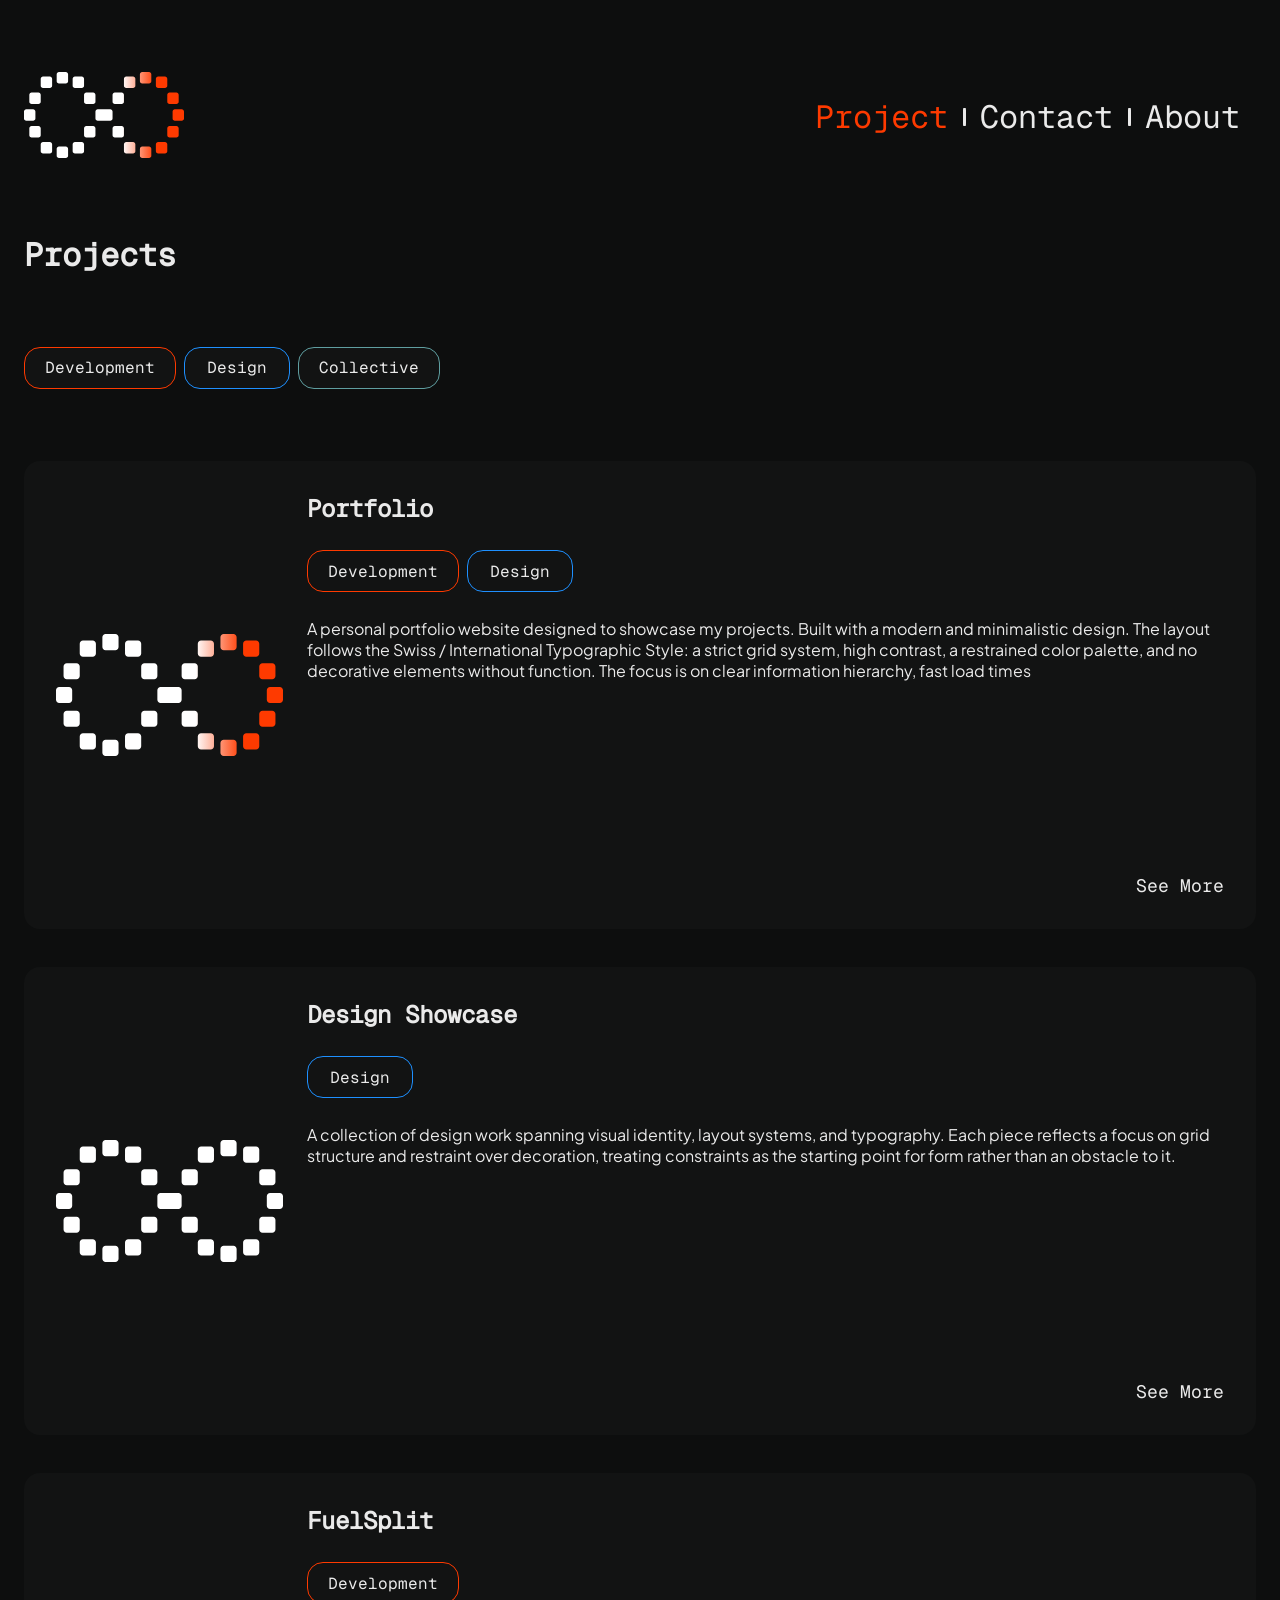
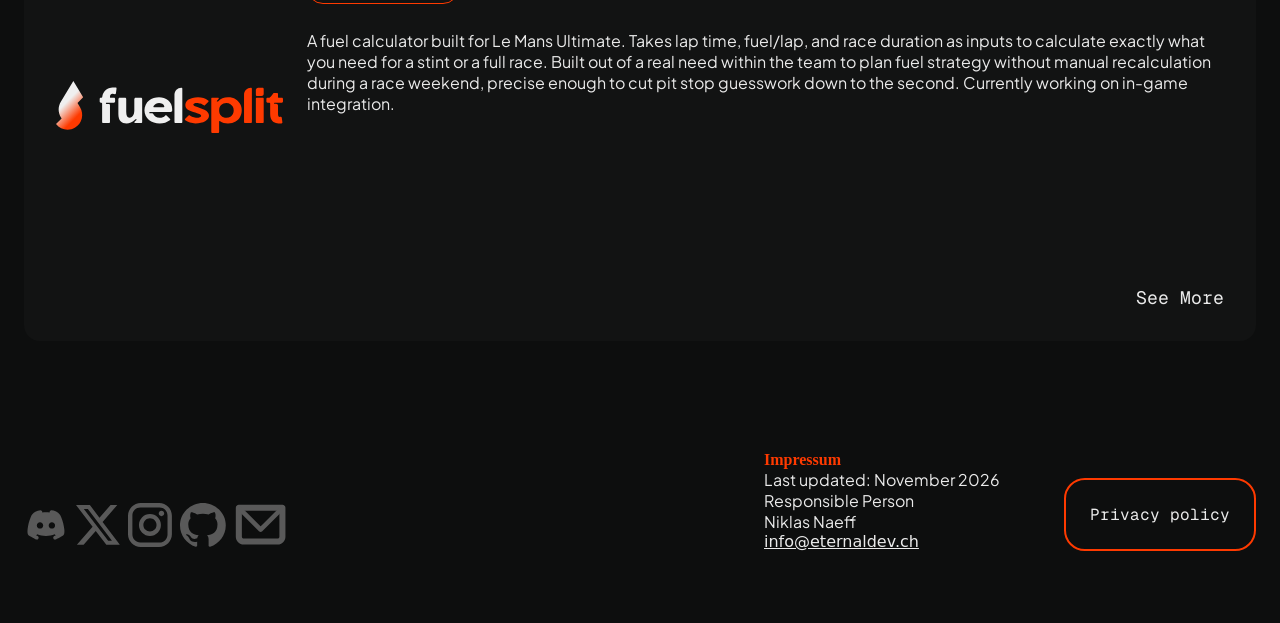
<file: project-page.html>
<!DOCTYPE html>
<html lang="en">
<head>
  <meta charset="UTF-8">
  <meta name="viewport" content="width=device-width, initial-scale=1.0">
  <title>Projects | Web Development & Design | eternalDev</title>
 <meta name="description" content="Explore development and design projects by Niklas Naeff (eternalDev), including portfolio work, a design showcase, and the FuelSplit calculator."/>
    <link rel="stylesheet" href="css/base.css">
    <link rel="stylesheet" href="css/components.css">
    <link rel="stylesheet" href="css/page-project.css">
<link rel="icon" type="image/png" href="/assets/logo/favicon-96x96.png" sizes="96x96" />
<link rel="icon" type="image/svg+xml" href="/assets/logo/favicon.svg" />
<link rel="shortcut icon" href="/assets/logo/favicon.ico" />
<link rel="apple-touch-icon" sizes="180x180" href="/assets/logo/apple-touch-icon.png" />
<meta name="apple-mobile-web-app-title" content="eternalDev" />
<link rel="manifest" href="/assets/logo/site.webmanifest" />
</head>
<body>
  <header>
        <nav>
          <a href="index.html" aria-label="Home Button" id="eternal-logo">
              <img aria-hidden="true" fetchpriority="high" sizes="5rem" class="eternal-logo" src="assets/logo/logo_eternaldev.svg" alt="Logo von eternaldev">
          </a>

            <ul id="main-navigation">
                <li class="navigation-btn" id="hometext-btn"><a href="index.html">Home</a></li>
                <li class="navigation-btn"> <a id="nav-active-btn" href="project-page.html">Project</a></li>
                <li class="navigation-btn"> <a href="contact-page.html">Contact</a></li>
                <li class="navigation-btn"><a href="about-page.html">About</a></li>
            </ul>
        </nav>
    </header>

    <main>
      <h1>Projects</h1>
      <fieldset class="nav-project-container" aria-label="filter buttons">
        <input type="radio" name="project" id="filter-none" class="project-filter-reset" checked>

          <input type="radio" name="project" id="filter-dev-btn" class="project-radio-btn">
          <label for="filter-dev-btn" class="project-dev-btn">Development</label>
          <label for="filter-none" class="project-dev-btn project-active">Development</label>
    
          <input type="radio" name="project" id="filter-design-btn" class="project-radio-btn">
          <label for="filter-design-btn" class="project-design-btn">Design</label>
          <label for="filter-none" class="project-design-btn project-active">Design</label>
    
    
          <input type="radio" name="project" id="filter-collective-btn" class="project-radio-btn">
          <label for="filter-collective-btn" class="project-collective-btn">Collective</label>
          <label for="filter-none" class="project-collective-btn project-active">Collective</label>
      </fieldset>


      <section class="project-card-section">
        <p class="empty-project-message" role="status">Nothing to see here at the moment.</p>
        <article class="projects-card" id="portfolio">
                <img class="project-pic" src="assets/logo/logo_eternaldev.svg" alt="Logo from eternalDev" > 
                <div class="project-card-container">
                    <div class="project-card-text">
                        <h2 class="project-title">Portfolio</h2>
                        <div class="project-btn-container">
                            <span class="project-dev-btn" id="project-btn-nonactive">Development</span>
                             <span class="project-design-btn" id="project-btn-nonactive">Design</span>
                        </div>
                        <p class="card-text">A personal portfolio website designed to showcase my projects. Built with a modern and minimalistic design. The layout follows the Swiss / International Typographic Style: a strict grid system, high contrast, a restrained color palette, and no decorative elements without function. The focus is on clear information hierarchy, fast load times</p>
                    </div>
                    <a class="project-more-btn" aria-label="View the Portfolio Project" href="projects-pages/portfolio-project.html">See More</a>
                </div>
          </article>

          <article class="projects-card" id="design-showcase">
                <img class="project-pic" src="assets/logo/logo_fullwhite.svg" alt="Logo from eternalDev" > 
                <div class="project-card-container">
                    <div class="project-card-text">
                        <h2 class="project-title">Design Showcase</h2>
                        <span class="project-design-btn" id="project-btn-nonactive">Design</span>
                        <p class="card-text">A collection of design work spanning visual identity, layout systems, and typography. Each piece reflects a focus on grid structure and restraint over decoration, treating constraints as the starting point for form rather than an obstacle to it.</p>
                    </div>
                    <a class="project-more-btn" aria-label="View the Design Projects" href="projects-pages/design-project.html">See More</a>
                </div>
          </article>

          <article class="projects-card" id="fuelsplit">
                <img class="project-pic" src="assets/Projects/fuelsplit_project/fuelsplit-darkmode.svg" alt="Logo from eternalDev" > 
                <div class="project-card-container">
                    <div class="project-card-text">
                        <h2 class="project-title">FuelSplit</h2>
                        <span class="project-dev-btn" id="project-btn-nonactive">Development</span>
                        <p class="card-text">A fuel calculator built for Le Mans Ultimate. Takes lap time, fuel/lap, and race duration as inputs to calculate exactly what you need for a stint or a full race. Built out of a real need within the team to plan fuel strategy without manual recalculation during a race weekend, precise enough to cut pit stop guesswork down to the second. Currently working on in-game integration.</p>
                    </div>
                    <a class="project-more-btn" aria-label="View the FuelSplit Project" href="projects-pages/fuelsplit-project.html">See More</a>
                </div>
          </article>
      </section>
    </main>
  <footer>
      <div class="icon-container">
        <a target="_blank" href="https://discord.gg/aXktXPrN7G"
            aria-label="Discord link opens in new tab">
          <img
            loading="lazy"
            src="assets/Icons/discord_icon.svg"
            alt="Icon from Discord"
            class="icon"¨
          />
        </a>
        <a target="_blank" href="https://x.com/eternalDevxyz"
        aria-label="Twitter link opens in new tab">
          <img
            loading="lazy"
            src="assets/Icons/twitter_icon.svg"
            alt="icon from twitter"
            class="icon"
          />
        </a>
        <a target="_blank" href="https://www.instagram.com/eternaldev.xyz/"
            aria-label="Instagram link opens in new tab">
          <img
            loading="lazy"
            src="assets/Icons/insta_Icon.svg"
            alt="Icon from Instagram"
            class="icon"
          />
        </a>
        <a
          target="_blank"
          href="https://github.com/eternalDevxyz?tab=repositories"
                      aria-label="GitHub link opens in new tab"
        >
          <img
            loading="lazy"
            src="assets/Icons/Github_Icon.svg"
            alt="Icon from GitHub"
            class="icon"
          />
        </a>
        <a target="_blank" href="mailto:info@eternaldev.ch"
            aria-label="Mail link opens in your mail application">
          <img
            loading="lazy"
            src="assets/Icons/E-mail_Icon.svg"
            alt="Icon for E-mails"
            class="icon"
          />
        </a>
      </div>

      <div class="footer-legal-container">
        <section class="impressum">
          <h2 class="orange-text impressum">Impressum</h2>
          <p class="impressum">Last updated: November 2026</p>
          <p class="impressum">Responsible Person</p>
          <p class="impressum">Niklas Naeff</p>
          <a class="email-link impressum" href="mailto:info@eternaldev.ch"
            >info@eternaldev.ch</a
          >
        </section>
        <a href="privacy-policy.html" class="cta">Privacy policy</a>
      </div>
    </footer>
</body>
</html>
</file>
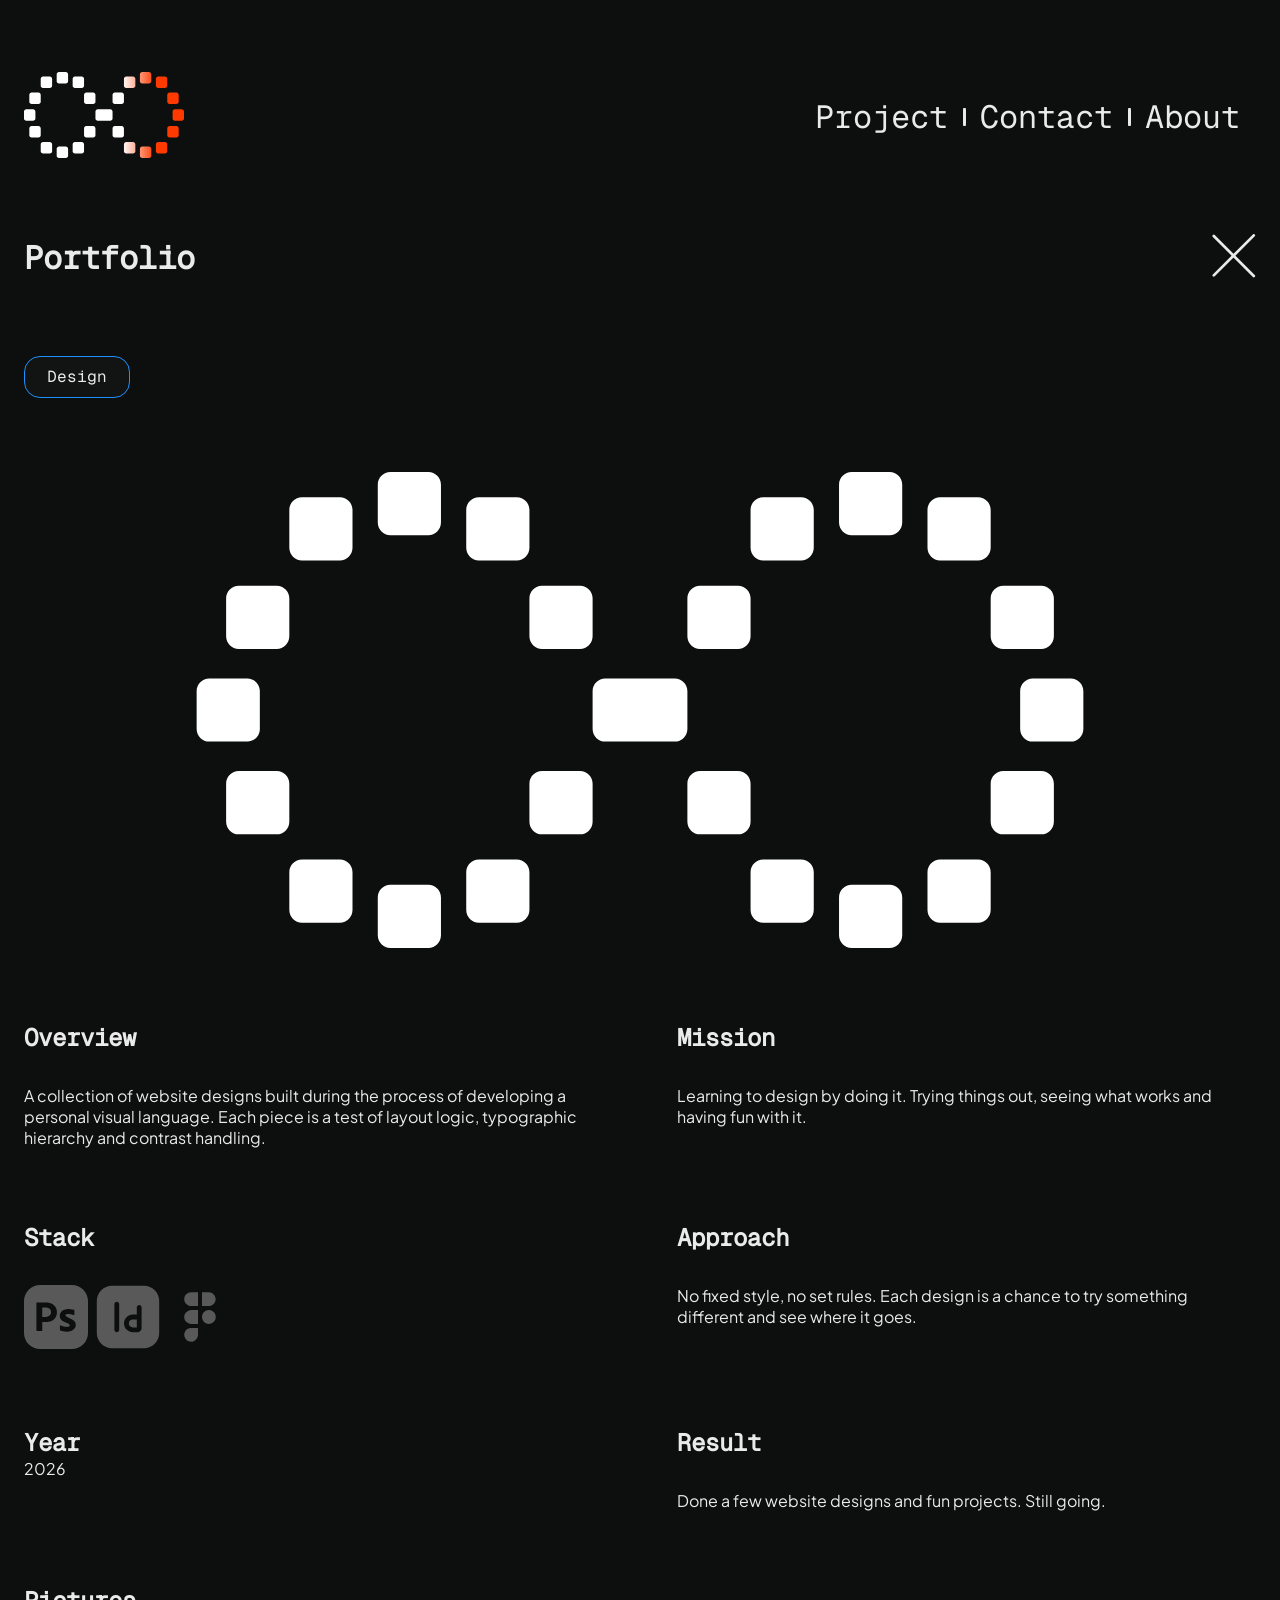
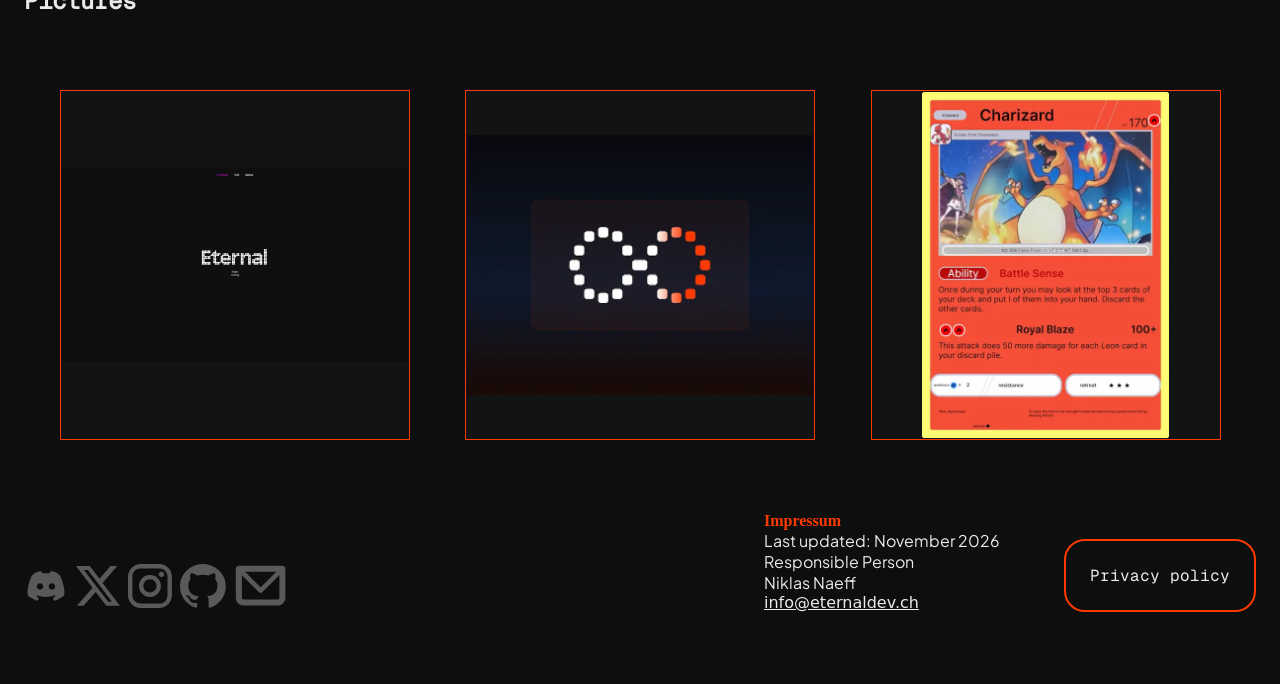
<file: projects-pages/design-project.html>
<!DOCTYPE html>
<html lang="en">
<head>
  <meta charset="UTF-8">
  <meta name="viewport" content="width=device-width, initial-scale=1.0">
  <title>Design Showcase | eternalDev</title>
 <meta name="description" content="Explore visual identity, layout, and typography experiments by eternalDev, including web design concepts and a custom Charizard card design."/>
    <link rel="stylesheet" href="../css/base.css">
    <link rel="stylesheet" href="../css/components.css">
    <link rel="stylesheet" href="../css/projects.css">
<link rel="icon" type="image/png" href="/assets/logo/favicon-96x96.png" sizes="96x96" />
<link rel="icon" type="image/svg+xml" href="/assets/logo/favicon.svg" />
<link rel="shortcut icon" href="/assets/logo/favicon.ico" />
<link rel="apple-touch-icon" sizes="180x180" href="/assets/logo/apple-touch-icon.png" />
<meta name="apple-mobile-web-app-title" content="eternalDev" />
<link rel="manifest" href="/assets/logo/site.webmanifest" />
</head>
<body>
    <header>
        <nav>
            <a href="../index.html" aria-label="Home Button" id="eternal-logo">
              <img aria-hidden="true" fetchpriority="high" sizes="5rem" class="eternal-logo" src="../assets/logo/logo_eternaldev.svg" alt="Logo von eternaldev">
            </a>
            
            <ul id="main-navigation">
                <li class="navigation-btn" id="hometext-btn"><a href="../index.html">Home</a></li>
                <li class="navigation-btn"> <a href="../project-page.html">Project</a></li>
                <li class="navigation-btn"> <a href="../contact-page.html">Contact</a></li>
                <li class="navigation-btn"><a href="../about-page.html">About</a></li>
            </ul>
        </nav>
    </header>

  <main>
    <section class="title-section-project">
      <h1>Portfolio</h1>
      <a href="../project-page.html" aria-label="Close project page"><svg id="close-svg" xmlns="http://www.w3.org/2000/svg" width="44" height="44" viewBox="0 0 48 49" fill="none">
  <path d="M1.5 46.0479L46.0477 1.50013" stroke-width="3" stroke-linecap="round"/>
  <path d="M1.5 2.20703L46.0477 46.7548"  stroke-width="3" stroke-linecap="round"/>
</svg></a>
    </section>
    <section class="category-section">
      <span class="project-design-btn" id="project-btn-nonactive">Design</span>
    </section>

    <section class="main-grid">
      <img id="title-img" src="../assets/logo/logo_fullwhite.svg" alt="Favicon from eternalDev">

      <article class="article-infos">
        <h2>Overview</h2>
        <p>A collection of website designs built during the process of developing a personal visual language. Each piece is a test of layout logic, typographic hierarchy and contrast handling.</p>
      </article>

        <article class="article-infos">
        <h2>Mission</h2>
        <p>Learning to design by doing it. Trying things out, seeing what works and having fun with it.</p>
      </article>

      
        <article class="article-infos">
        <h2>Stack</h2>
        <div class="icon-stack-container">
          <div><img class="icon-stack" src="../assets/Icons/photoshop_icon.svg" alt="Photoshop logo"></div>
          <div><img class="icon-stack" src="../assets/Icons/indesign_logo.svg" alt="InDesign logo"></div>
          <div><img class="icon-stack" src="../assets/Icons/figma_icon.svg" alt="Figma Logo"></div>
        </div>
      </article>

        <article class="article-infos">
        <h2>Approach</h2>
        <p>No fixed style, no set rules. Each design is a chance to try something different and see where it goes.</p>
      </article>

        <article class="article-infos">
          <div class="year-info-text">
            <h2>Year</h2>
            <p>2026</p>
          </div>
      </article>

      <article class="article-infos">
        <h2>Result</h2>
        <p>Done a few website designs and fun projects. Still going.</p>
      </article>
    </section>

    <section class="picture-section">
      <h2>Pictures</h2>
     <article class="picture-container">

        <fieldset class="lightbox-slot">
          <input id="lightbox1" class="lightbox" type="checkbox">
          <label for="lightbox1" class="lightbox-label">
            <picture class="lightbox-thumb">
              <source type="image/webp"
                    srcset="../assets/Projects/Design_Projects/eternalwebdesign_700.webp 1x,
                      ../assets/Projects/Design_Projects/eternalwebdesign_1050.webp 2x">
              <img class="lightbox-thumb"
                  loading="lazy"
                    srcset="../assets/Projects/Design_Projects/eternalwebdesign_700.png 1x,
                      ../assets/Projects/Design_Projects/eternalwebdesign_1050.png 2x"
                  alt="First landing page attempt for the eternalDev name">
            </picture>
          </label>

          <label for="lightbox1" class="background">
            <div class="lightbox-container">
              <picture>
                <source srcset="../assets/Projects/Design_Projects/eternalwebdesign.webp" type="image/webp">
                <img class="lightbox-full" src="../assets/Projects/Design_Projects/eternalwebdesign.png" alt="First landing page attempt for the eternalDev name">
              </picture>
             <svg id="close-svg" width="44" height="44" viewBox="0 0 48 49" fill="none">
                <path d="M1.5 46.0479L46.0477 1.50013" stroke-width="3" stroke-linecap="round"/>
                <path d="M1.5 2.20703L46.0477 46.7548"  stroke-width="3" stroke-linecap="round"/>
              </svg>
            </div>
          </label>
        </fieldset>

          <fieldset class="lightbox-slot">
          <input id="lightbox2" class="lightbox" type="checkbox">
          <label for="lightbox2" class="lightbox-label">
            <picture class="lightbox-thumb">
              <source type="image/webp"
                      srcset="../assets/Projects/Design_Projects/eternalglaseffect_700.webp 1x,
                              ../assets/Projects/Design_Projects/eternalglaseffect_1050.webp 2x">
              <img class="lightbox-thumb"
                  loading="lazy"
                  srcset="../assets/Projects/Design_Projects/eternalglaseffect_700.png 1x,
                              ../assets/Projects/Design_Projects/eternalglaseffect_1050.png 2x"
                  alt="EternalDev logo with glass effect">
            </picture>
          </label>

          <label for="lightbox2" class="background">
            <div class="lightbox-container">
              <picture>
                <source srcset="../assets/Projects/Design_Projects/eternalglaseffect.webp" type="image/webp">
                <img class="lightbox-full" src="../assets/Projects/Design_Projects/eternalglaseffect.png" alt="The eternalDev logo with a glass effect.">
              </picture>
             <svg id="close-svg" width="44" height="44" viewBox="0 0 48 49" fill="none">
                <path d="M1.5 46.0479L46.0477 1.50013" stroke-width="3" stroke-linecap="round"/>
                <path d="M1.5 2.20703L46.0477 46.7548"  stroke-width="3" stroke-linecap="round"/>
              </svg>
            </div>
          </label>
        </fieldset>

          <fieldset class="lightbox-slot">
          <input id="lightbox3" class="lightbox" type="checkbox">
          <label for="lightbox3" class="lightbox-label">
            <picture class="lightbox-thumb">
              <source type="image/webp"
                      srcset="../assets/Projects/Design_Projects/charizard_700.webp 1x,
                              ../assets/Projects/Design_Projects/charizard_1050.webp 2x">
              <img class="lightbox-thumb"
                  loading="lazy"
                  srcset="../assets/Projects/Design_Projects/charizard_700.png 1x,
                              ../assets/Projects/Design_Projects/charizard_1050.png 2x"
                  alt="Custom Pokémon card design for Charizard">
            </picture>
          </label>

          <label for="lightbox3" class="background">
            <div class="lightbox-container">
              <picture>
                <source srcset="../assets/Projects/Design_Projects/charizard.webp" type="image/webp">
                <img class="lightbox-full" src="../assets/Projects/Design_Projects/charizard.png" alt="Custom Pokémon card design for Charizard">
              </picture>
             <svg id="close-svg" class="svg-lightbox"  width="44" height="44" viewBox="0 0 48 49" fill="none">
                <path d="M1.5 46.0479L46.0477 1.50013" stroke-width="3" stroke-linecap="round"/>
                <path d="M1.5 2.20703L46.0477 46.7548"  stroke-width="3" stroke-linecap="round"/>
              </svg>
            </div>
          </label>
        </fieldset>
        
      </article>


    </section>
  </main>
  <footer>
      <div class="icon-container">
        <a target="_blank" href="https://discord.gg/aXktXPrN7G"
            aria-label="Discord link opens in new tab">
          <img
            loading="lazy"
            src="../assets/Icons/discord_icon.svg"
            alt="Icon from Discord"
            class="icon"¨
          />
        </a>
        <a target="_blank" href="https://x.com/eternalDevxyz"
        aria-label="Twitter link opens in new tab">
          <img
            loading="lazy"
            src="../assets/Icons/twitter_icon.svg"
            alt="icon from twitter"
            class="icon"
          />
        </a>
        <a target="_blank" href="https://www.instagram.com/eternaldev.xyz/"
            aria-label="Instagram link opens in new tab">
          <img
            loading="lazy"
            src="../assets/Icons/insta_Icon.svg"
            alt="Icon from Instagram"
            class="icon"
          />
        </a>
        <a
          target="_blank"
          href="https://github.com/eternalDevxyz?tab=repositories"
                      aria-label="GitHub link opens in new tab"
        >
          <img
            loading="lazy"
            src="../assets/Icons/Github_Icon.svg"
            alt="Icon from GitHub"
            class="icon"
          />
        </a>
        <a target="_blank" href="mailto:info@eternaldev.ch"
            aria-label="Mail link opens in your mail application">
          <img
            loading="lazy"
            src="../assets/Icons/E-mail_Icon.svg"
            alt="Icon for E-mails"
            class="icon"
          />
        </a>
      </div>

      <div class="footer-legal-container">
        <section class="impressum">
          <h2 class="orange-text impressum">Impressum</h2>
          <p class="impressum">Last updated: November 2026</p>
          <p class="impressum">Responsible Person</p>
          <p class="impressum">Niklas Naeff</p>
          <a class="email-link impressum" href="mailto:info@eternaldev.ch"
            >info@eternaldev.ch</a
          >
        </section>
        <a href="../privacy-policy.html" class="cta">Privacy policy</a>
      </div>
    </footer>
</body>
</html>
</file>
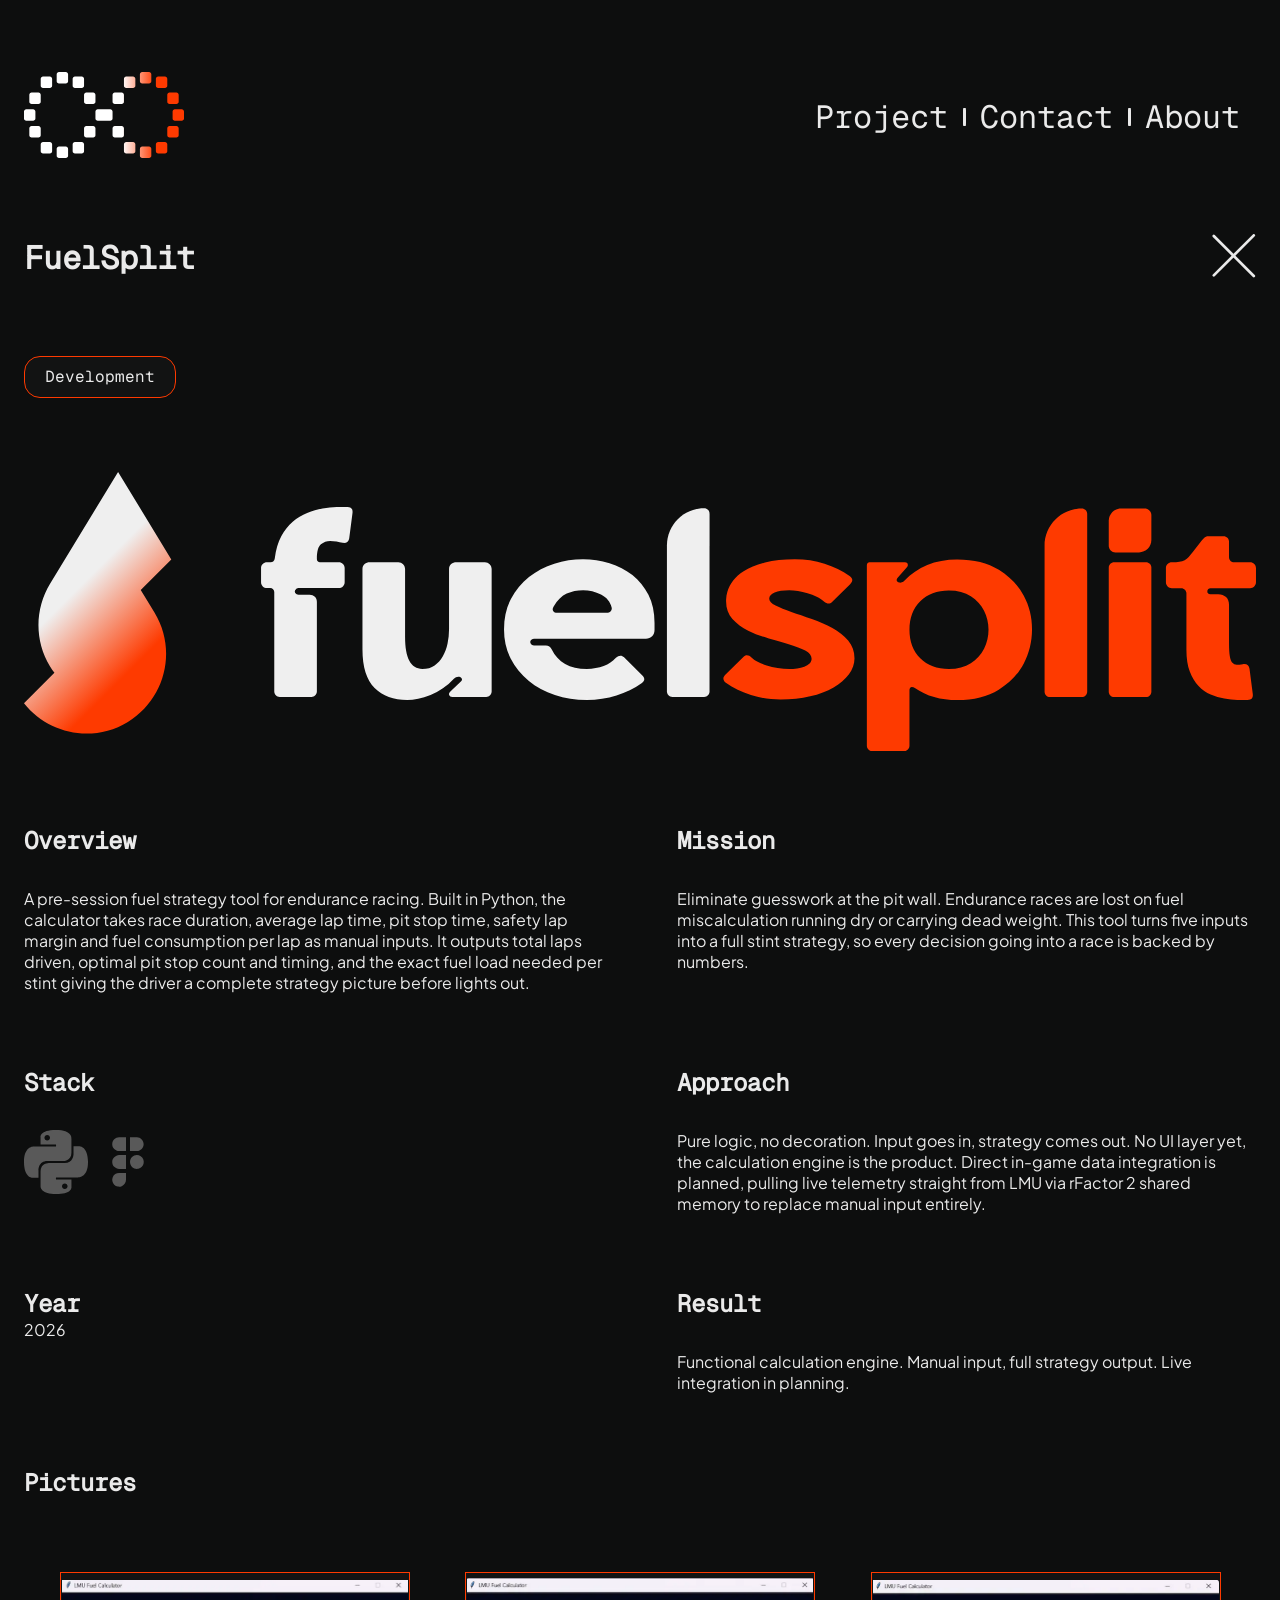
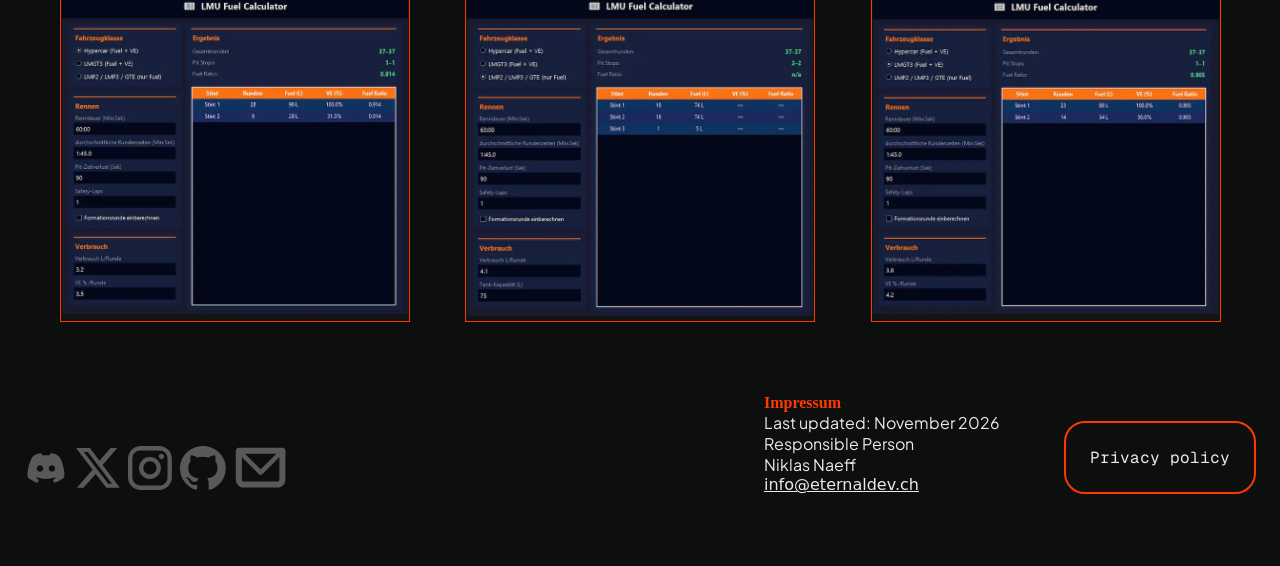
<file: projects-pages/fuelsplit-project.html>
<!DOCTYPE html>
<html lang="en">
<head>
  <meta charset="UTF-8">
  <meta name="viewport" content="width=device-width, initial-scale=1.0">
  <title>FuelSplit | Endurance Racing Calculator | eternalDev</title>
   <meta name="description" content="Learn about FuelSplit, an endurance racing fuel strategy calculator built in Python to estimate stint fuel loads and pit stop timing for Le Mans Ultimate."/>
    <link rel="stylesheet" href="../css/base.css">
    <link rel="stylesheet" href="../css/components.css">
    <link rel="stylesheet" href="../css/projects.css">
<link rel="icon" type="image/png" href="/assets/logo/favicon-96x96.png" sizes="96x96" />
<link rel="icon" type="image/svg+xml" href="/assets/logo/favicon.svg" />
<link rel="shortcut icon" href="/assets/logo/favicon.ico" />
<link rel="apple-touch-icon" sizes="180x180" href="/assets/logo/apple-touch-icon.png" />
<meta name="apple-mobile-web-app-title" content="eternalDev" />
<link rel="manifest" href="/assets/logo/site.webmanifest" />
</head>
<body>
    <header>
        <nav>
          <a href="../index.html" aria-label="Home Button" id="eternal-logo">
            <img aria-hidden="true" fetchpriority="high" sizes="5rem" class="eternal-logo" src="../assets/logo/logo_eternaldev.svg" alt="Logo von eternaldev">
          </a>
            <ul id="main-navigation">
                <li class="navigation-btn" id="hometext-btn"><a href="../index.html">Home</a></li>
                <li class="navigation-btn"> <a href="../project-page.html">Project</a></li>
                <li class="navigation-btn"> <a href="../contact-page.html">Contact</a></li>
                <li class="navigation-btn"><a href="../about-page.html">About</a></li>
            </ul>
        </nav>
    </header>
  <main>
    <section class="title-section-project">
      <h1>FuelSplit</h1>
      <a href="../project-page.html" aria-label="Close project page"><svg id="close-svg" xmlns="http://www.w3.org/2000/svg" width="44" height="44" viewBox="0 0 48 49" fill="none">
  <path d="M1.5 46.0479L46.0477 1.50013" stroke-width="3" stroke-linecap="round"/>
  <path d="M1.5 2.20703L46.0477 46.7548"  stroke-width="3" stroke-linecap="round"/>
</svg></a>
    </section>
    <section class="category-section">
      <span class="project-dev-btn" id="project-btn-nonactive">Development</span>
    </section>

    <section class="main-grid">
      <img id="title-img" src="../assets/Projects/fuelsplit_project/fuelsplit-darkmode.svg" alt="">

      <article class="article-infos">
        <h2>Overview</h2>
        <p>A pre-session fuel strategy tool for endurance racing. Built in Python, the calculator takes race duration, average lap time, pit stop time, safety lap margin and fuel consumption per lap as manual inputs. It outputs total laps driven, optimal pit stop count and timing, and the exact fuel load needed per stint giving the driver a complete strategy picture before lights out.</p>
      </article>

        <article class="article-infos">
        <h2>Mission</h2>
        <p>Eliminate guesswork at the pit wall. Endurance races are lost on fuel miscalculation running dry or carrying dead weight. This tool turns five inputs into a full stint strategy, so every decision going into a race is backed by numbers.</p>
      </article>

      
        <article class="article-infos">
        <h2>Stack</h2>
        <div class="icon-stack-container">
          <div><img class="icon-stack" src="../assets/Icons/python_icon.svg" alt="Python logo"></div>
          <div><img class="icon-stack" src="../assets/Icons/figma_icon.svg" alt="Figma Logo"></div>
        </div>
      </article>

        <article class="article-infos">
        <h2>Approach</h2>
        <p>Pure logic, no decoration. Input goes in, strategy comes out. No UI layer yet, the calculation engine is the product. Direct in-game data integration is planned, pulling live telemetry straight from LMU via rFactor 2 shared memory to replace manual input entirely.</p>
      </article>

        <article class="article-infos">
          <div class="year-info-text">
            <h2>Year</h2>
            <p>2026</p>
      </article>

      <article class="article-infos">
        <h2>Result</h2>
        <p>Functional calculation engine. Manual input, full strategy output. Live integration in planning.</p>
      </article>
    </section>

    <section class="picture-section">
      <h2>Pictures</h2>
     <article class="picture-container">

        <fieldset class="lightbox-slot">
          <input id="lightbox1" class="lightbox" type="checkbox">
          <label for="lightbox1" class="lightbox-label">
            <picture class="lightbox-thumb">
              <source type="image/webp"
                    srcset="../assets/Projects/fuelsplit_project/hypercar_calc_screen_700.webp 1x,
                      ../assets/Projects/fuelsplit_project/hypercar_calc_screen_1050.webp 2x">
              <img class="lightbox-thumb"
                  loading="lazy"
                    srcset="../assets/Projects/fuelsplit_project/hypercar_calc_screen_700.png 1x,
                      ../assets/Projects/fuelsplit_project/hypercar_calc_screen_1050.png 2x"
                  alt="Screenshot of a fuel calculation for hypercars with FuelSplit">
            </picture>
          </label>

          <label for="lightbox1" class="background">
            <div class="lightbox-container">
              <picture>
                <source srcset="../assets/Projects/fuelsplit_project/hypercar_calc_screen.webp" type="image/webp">
                <img class="lightbox-full" src="../assets/Projects/fuelsplit_project/hypercar_calc_screen.png" alt="Screenshot of a fuel calculation for hypercars with FuelSplit">
              </picture>
             <svg id="close-svg" width="44" height="44" viewBox="0 0 48 49" fill="none">
                <path d="M1.5 46.0479L46.0477 1.50013" stroke-width="3" stroke-linecap="round"/>
                <path d="M1.5 2.20703L46.0477 46.7548"  stroke-width="3" stroke-linecap="round"/>
              </svg>
            </div>
          </label>
        </fieldset>

          <fieldset class="lightbox-slot">
          <input id="lightbox2" class="lightbox" type="checkbox">
          <label for="lightbox2" class="lightbox-label">
            <picture class="lightbox-thumb">
              <source type="image/webp"
                      srcset="../assets/Projects/fuelsplit_project/LMP2_calc_screen_700.webp 1x,
                              ../assets/Projects/fuelsplit_project/LMP2_calc_screen_1050.webp 2x">
              <img class="lightbox-thumb"
                  loading="lazy"
                  srcset="../assets/Projects/fuelsplit_project/LMP2_calc_screen_700.png 1x,
                          ../assets/Projects/fuelsplit_project/LMP2_calc_screen_1050.png 2x"
                  alt="Screenshot of a fuel calculation for LMP2 with FuelSplit">
            </picture>
          </label>

          <label for="lightbox2" class="background">
            <div class="lightbox-container">
              <picture>
                <source srcset="../assets/Projects/fuelsplit_project/LMP2_calc_screen.webp" type="image/webp">
                <img class="lightbox-full" src="../assets/Projects/fuelsplit_project/LMP2_calc_screen.png" alt="Screenshot of a fuel calculation for LMP2 with FuelSplit">
              </picture>
             <svg id="close-svg" width="44" height="44" viewBox="0 0 48 49" fill="none">
                <path d="M1.5 46.0479L46.0477 1.50013" stroke-width="3" stroke-linecap="round"/>
                <path d="M1.5 2.20703L46.0477 46.7548"  stroke-width="3" stroke-linecap="round"/>
              </svg>
            </div>
          </label>
        </fieldset>

          <fieldset class="lightbox-slot">
          <input id="lightbox3" class="lightbox" type="checkbox">
          <label for="lightbox3" class="lightbox-label">
            <picture class="lightbox-thumb">
              <source type="image/webp"
                      srcset="../assets/Projects/fuelsplit_project/LMGT3_calc_screen_700.webp 1x,
                              ../assets/Projects/fuelsplit_project/LMGT3_calc_screen_1050.webp 2x">
              <img class="lightbox-thumb"
                  loading="lazy"
                  srcset="../assets/Projects/fuelsplit_project/LMGT3_calc_screen_700.png 1x,
                            ../assets/Projects/fuelsplit_project/LMGT3_calc_screen_1050.png 2x"
                  alt="Screenshot of a fuel calculation for LMGT3 with FuelSplit">
            </picture>
          </label>

          <label for="lightbox3" class="background">
            <div class="lightbox-container">
              <picture>
                <source srcset="../assets/Projects/fuelsplit_project/LMGT3_calc_screen.webp" type="image/webp">
                <img class="lightbox-full" src="../assets/Projects/fuelsplit_project/LMGT3_calc_screen.png" alt="Screenshot of a fuel calculation for LMGT3 with FuelSplit">
              </picture>
             <svg id="close-svg" class="svg-lightbox" width="44" height="44" viewBox="0 0 48 49" fill="none">
                <path d="M1.5 46.0479L46.0477 1.50013" stroke-width="3" stroke-linecap="round"/>
                <path d="M1.5 2.20703L46.0477 46.7548"  stroke-width="3" stroke-linecap="round"/>
              </svg>
            </div>
          </label>
        </fieldset>
        
      </article>

    </section>
  </main>

  <footer>
      <div class="icon-container">
        <a target="_blank" href="https://discord.gg/aXktXPrN7G"
            aria-label="Discord link opens in new tab">
          <img
            loading="lazy"
            src="../assets/Icons/discord_icon.svg"
            alt="Icon from Discord"
            class="icon"¨
          />
        </a>
        <a target="_blank" href="https://x.com/eternalDevxyz"
        aria-label="Twitter link opens in new tab">
          <img
            loading="lazy"
            src="../assets/Icons/twitter_icon.svg"
            alt="icon from twitter"
            class="icon"
          />
        </a>
        <a target="_blank" href="https://www.instagram.com/eternaldev.xyz/"
            aria-label="Instagram link opens in new tab">
          <img
            loading="lazy"
            src="../assets/Icons/insta_Icon.svg"
            alt="Icon from Instagram"
            class="icon"
          />
        </a>
        <a
          target="_blank"
          href="https://github.com/eternalDevxyz?tab=repositories"
                      aria-label="GitHub link opens in new tab"
        >
          <img
            loading="lazy"
            src="../assets/Icons/Github_Icon.svg"
            alt="Icon from GitHub"
            class="icon"
          />
        </a>
        <a target="_blank" href="mailto:info@eternaldev.ch"
            aria-label="Mail link opens in your mail application">
          <img
            loading="lazy"
            src="../assets/Icons/E-mail_Icon.svg"
            alt="Icon for E-mails"
            class="icon"
          />
        </a>
      </div>

      <div class="footer-legal-container">
        <section class="impressum">
          <h2 class="orange-text impressum">Impressum</h2>
          <p class="impressum">Last updated: November 2026</p>
          <p class="impressum">Responsible Person</p>
          <p class="impressum">Niklas Naeff</p>
          <a class="email-link impressum" href="mailto:info@eternaldev.ch"
            >info@eternaldev.ch</a
          >
        </section>
        <a href="../privacy-policy.html" class="cta">Privacy policy</a>
      </div>
    </footer>
</body>
</html>
</file>
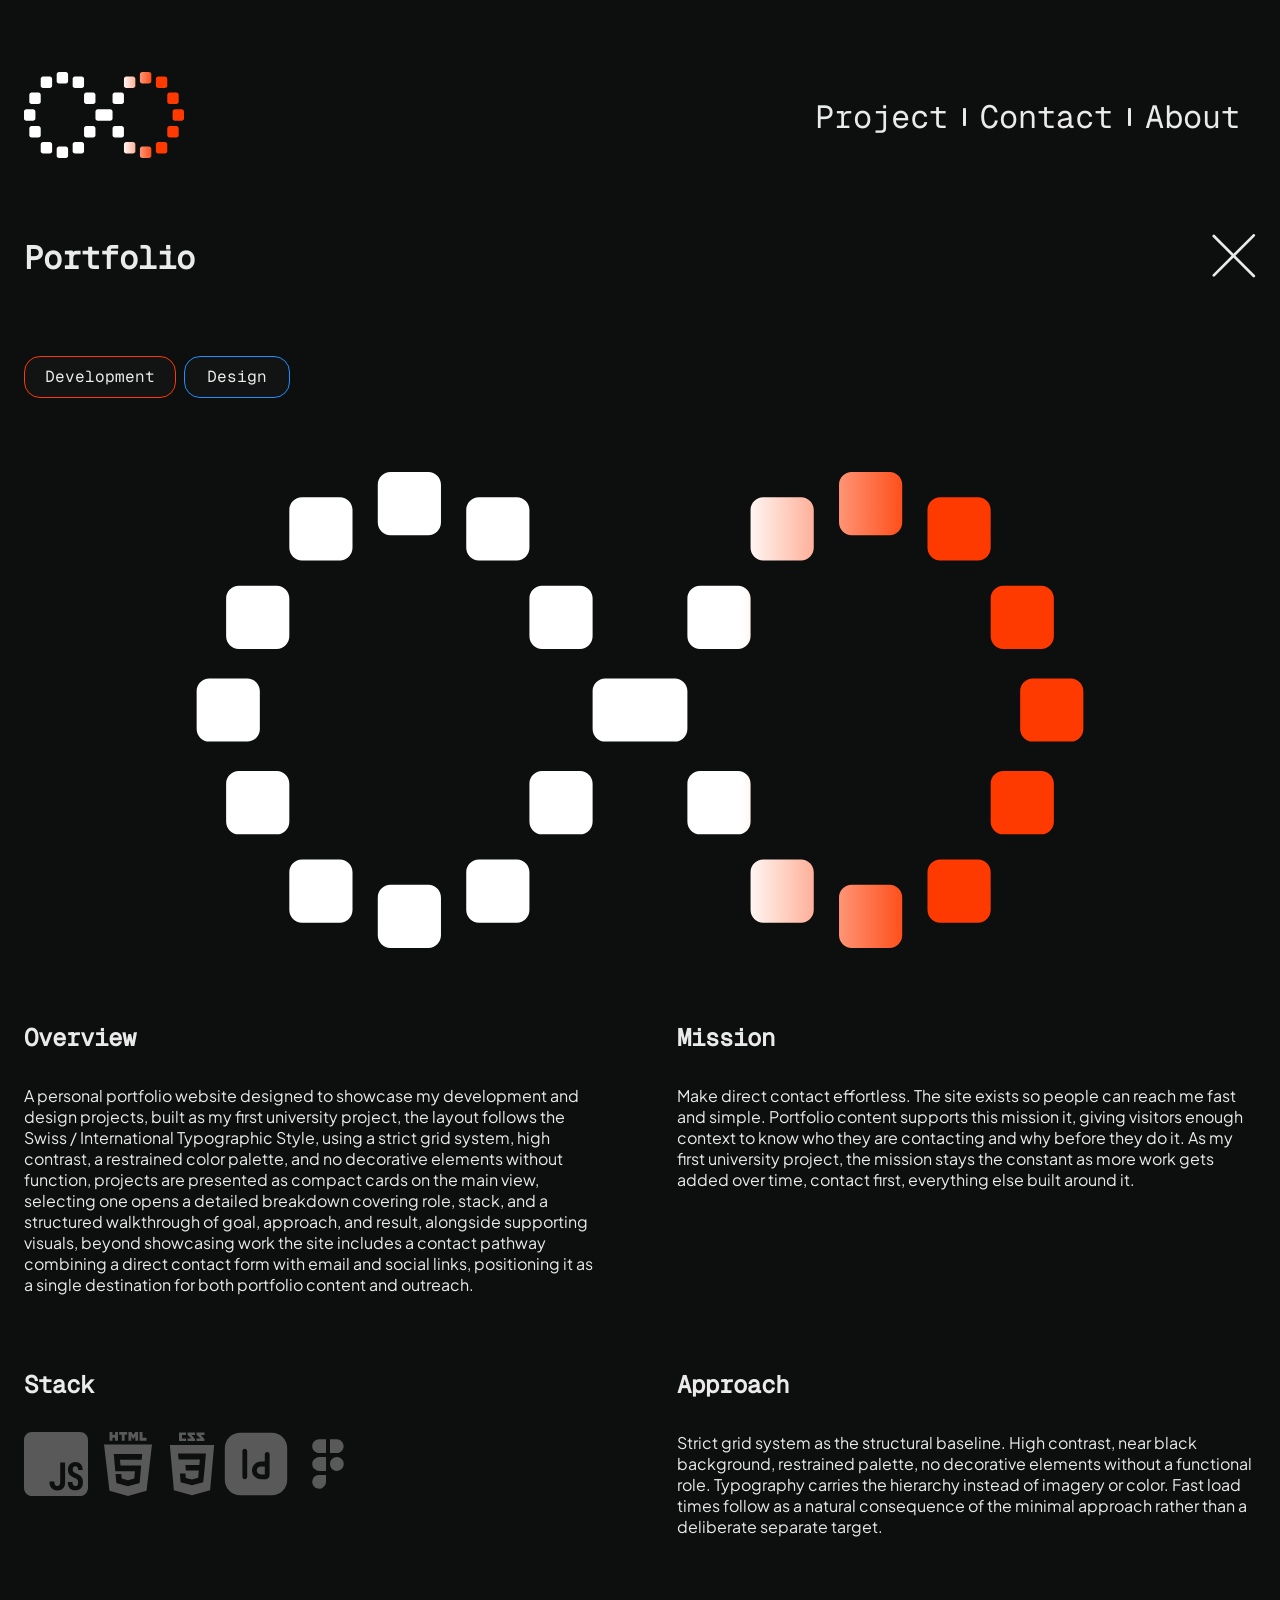
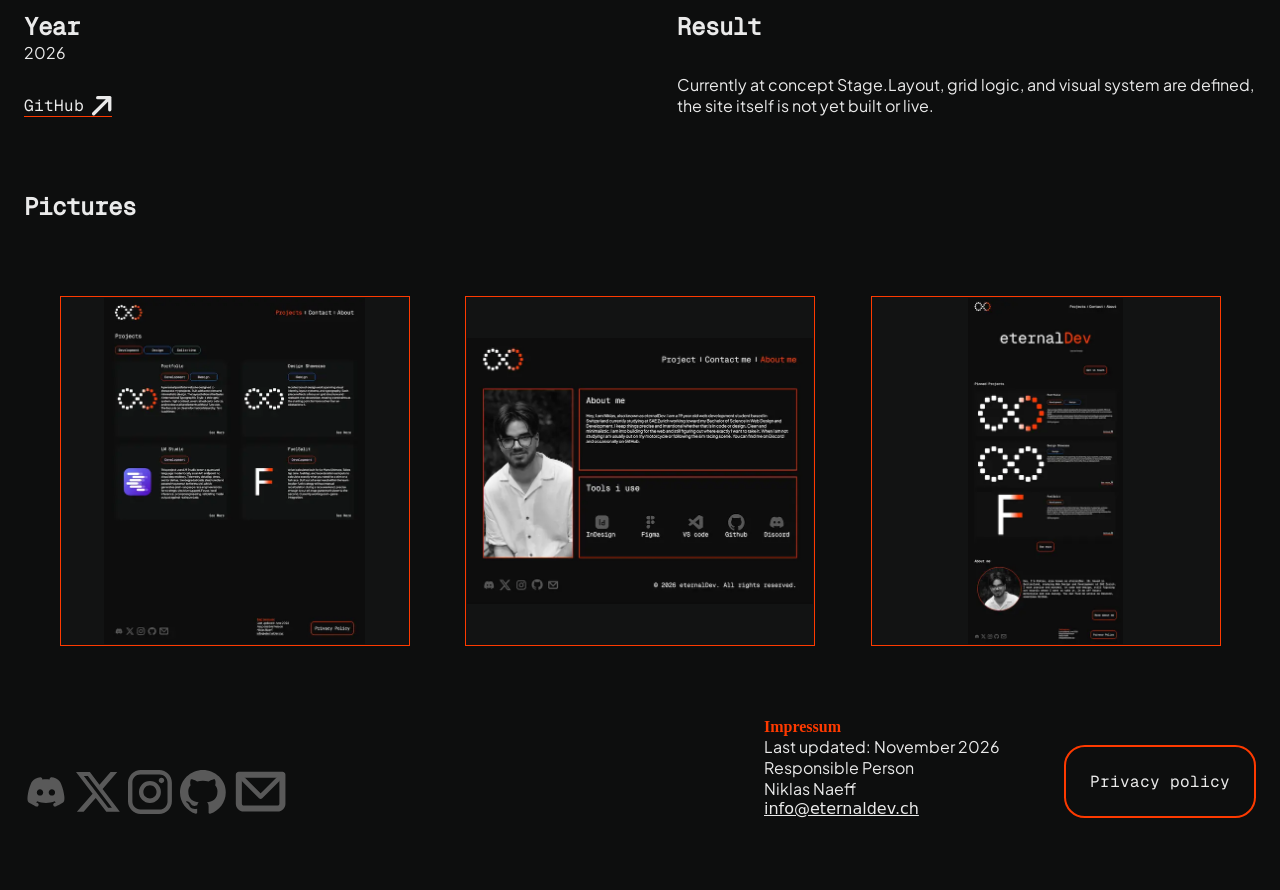
<file: projects-pages/portfolio-project.html>
<!DOCTYPE html>
<html lang="en">
<head>
  <meta charset="UTF-8">
  <meta name="viewport" content="width=device-width, initial-scale=1.0">
  <title>Portfolio Case Study | eternalDev</title>
  <meta name="description" content="Explore how Niklas Naeff designed and built his eternalDev portfolio, including its Swiss-inspired layout, typography, technical stack, and project goals.">
    <link rel="stylesheet" href="../css/base.css">
    <link rel="stylesheet" href="../css/components.css">
    <link rel="stylesheet" href="../css/projects.css">
<link rel="icon" type="image/png" href="/assets/logo/favicon-96x96.png" sizes="96x96" />
<link rel="icon" type="image/svg+xml" href="/assets/logo/favicon.svg" />
<link rel="shortcut icon" href="/assets/logo/favicon.ico" />
<link rel="apple-touch-icon" sizes="180x180" href="/assets/logo/apple-touch-icon.png" />
<meta name="apple-mobile-web-app-title" content="eternalDev" />
<link rel="manifest" href="/assets/logo/site.webmanifest" />
</head>
<body>
    <header>
        <nav>
          <a href="../index.html" aria-label="Home Button" id="eternal-logo">
            <img aria-hidden="true" fetchpriority="high" sizes="5rem" class="eternal-logo" src="../assets/logo/logo_eternaldev.svg" alt="Logo von eternaldev">
          </a>
            <ul id="main-navigation">
                <li class="navigation-btn" id="hometext-btn"><a href="../index.html">Home</a></li>
                <li class="navigation-btn"> <a href="../project-page.html">Project</a></li>
                <li class="navigation-btn"> <a href="../contact-page.html">Contact</a></li>
                <li class="navigation-btn"><a href="../about-page.html">About</a></li>
            </ul>
        </nav>
    </header>
  <main>
    <section class="title-section-project">
      <h1>Portfolio</h1>
      <a href="../project-page.html" aria-label="Close project page"><svg id="close-svg" xmlns="http://www.w3.org/2000/svg" width="44" height="44" viewBox="0 0 48 49" fill="none">
  <path d="M1.5 46.0479L46.0477 1.50013" stroke-width="3" stroke-linecap="round"/>
  <path d="M1.5 2.20703L46.0477 46.7548"  stroke-width="3" stroke-linecap="round"/>
</svg></a>
    </section>
    <section class="category-section">
      <span class="project-dev-btn" id="project-btn-nonactive">Development</span>
      <span class="project-design-btn" id="project-btn-nonactive">Design</span>
    </section>

    <section class="main-grid">
      <img id="title-img" src="../assets/logo/logo_eternaldev.svg" alt="">

      <article class="article-infos">
        <h2>Overview</h2>
        <p>A personal portfolio website designed to showcase my development and design projects, built as my first university project, the layout follows the Swiss / International Typographic Style, using a strict grid system, high contrast, a restrained color palette, and no decorative elements without function, projects are presented as compact cards on the main view, selecting one opens a detailed breakdown covering role, stack, and a structured walkthrough of goal, approach, and result, alongside supporting visuals, beyond showcasing work the site includes a contact pathway combining a direct contact form with email and social links, positioning it as a single destination for both portfolio content and outreach.</p>
      </article>

        <article class="article-infos">
        <h2>Mission</h2>
        <p>Make direct contact effortless. The site exists so people can reach me fast and simple. Portfolio content supports this mission it, giving visitors enough context to know who they are contacting and why before they do it. As my first university project, the mission stays the constant as more work gets added over time, contact first, everything else built around it.</p>
      </article>

      
        <article class="article-infos">
        <h2>Stack</h2>
        <div class="icon-stack-container">
          <div><img class="icon-stack" src="../assets/Icons/javascript_logo.svg" alt="JavaScript logo"></div>
          <div><img class="icon-stack" src="../assets/Icons/html5_logo.svg" alt="HTML 5 Logo"></div>
          <div><img class="icon-stack" src="../assets/Icons/css3_logo.svg" alt="CSS 3 Logo"></div>
          <div><img class="icon-stack" src="../assets/Icons/indesign_logo.svg" alt="InDesign logo"></div>
          <div><img class="icon-stack" src="../assets/Icons/figma_icon.svg" alt="Figma Logo"></div>
        </div>
      </article>

        <article class="article-infos">
        <h2>Approach</h2>
        <p>Strict grid system as the structural baseline. High contrast, near black background, restrained palette, no decorative elements without a functional role. Typography carries the hierarchy instead of imagery or color. Fast load times follow as a natural consequence of the minimal approach rather than a deliberate separate target.</p>
      </article>

        <article class="article-infos">
          <div class="year-info-text">
            <h2>Year</h2>
            <p>2026</p>
          </div>
            <div class="button-extern">
               <a href="https://github.com/eternalDevch/eternaldev.ch" class="text-extern">GitHub</a>
              <svg class="icon-arrow" xmlns="http://www.w3.org/2000/svg" width="20" height="20" viewBox="0 0 20 20" fill="none">
                  <path d="M1.64847 17.7667L17.7668 1.64837M5.67805 1.64837L17.7668 1.64837L17.7668 13.7371" stroke="#EAEAEA" stroke-width="3.29693" stroke-linecap="round" stroke-linejoin="round"/>
              </svg>
            </div>
      </article>

      <article class="article-infos">
        <h2>Result</h2>
        <p>Currently at concept Stage.Layout, grid logic, and visual system are defined, the site itself is not yet built or live.</p>
      </article>
    </section>

    <section class="picture-section">
      <h2>Pictures</h2>
      <article class="picture-container">

        <fieldset class="lightbox-slot">
          <input id="lightbox1" class="lightbox" type="checkbox">
          <label for="lightbox1" class="lightbox-label">
            <picture class="lightbox-thumb">
              <source type="image/webp"
                    srcset="../assets/Projects/Portfolio_Project/portfoilio_projectpage_700.webp 1x,
                      ../assets/Projects/Portfolio_Project/portfoilio_projectpage_1050.webp 2x">
              <img class="lightbox-thumb"
                  loading="lazy"
                    srcset="../assets/Projects/Portfolio_Project/portfoilio_projectpage_700.png 1x,
                      ../assets/Projects/Portfolio_Project/portfoilio_projectpage_1050.png 2x"
                  alt="Picture of the project page from eternaldev.ch">
            </picture>
          </label>

          <label for="lightbox1" class="background">
            <div class="lightbox-container">
              <picture>
                <source srcset="../assets/Projects/Portfolio_Project/portfolio_projectpage.webp" type="image/webp">
                <img class="lightbox-full" src="../assets/Projects/Portfolio_Project/portfoilio_projectpage.png" alt="Picture of the project page from eternaldev.ch">
              </picture>
             <svg id="close-svg" width="44" height="44" viewBox="0 0 48 49" fill="none">
                <path d="M1.5 46.0479L46.0477 1.50013" stroke-width="3" stroke-linecap="round"/>
                <path d="M1.5 2.20703L46.0477 46.7548"  stroke-width="3" stroke-linecap="round"/>
              </svg>
            </div>
          </label>
        </fieldset>

          <fieldset class="lightbox-slot">
          <input id="lightbox2" class="lightbox" type="checkbox">
          <label for="lightbox2" class="lightbox-label">
            <picture class="lightbox-thumb">
              <source type="image/webp"
                      srcset="../assets/Projects/Portfolio_Project/portfolio_aboutmepage_700.webp 1x,
                              ../assets/Projects/Portfolio_Project/portfolio_aboutmepage_1050.webp 2x">
              <img class="lightbox-thumb"
                  loading="lazy"
                  srcset="../assets/Projects/Portfolio_Project/portfolio_aboutmepage_700.png 1x,
                          ../assets/Projects/Portfolio_Project/portfolio_aboutmepage_1050.png 2x"
                  alt="Picture of the about me page from eternaldev.ch">
            </picture>
          </label>

          <label for="lightbox2" class="background">
            <div class="lightbox-container">
              <picture>
                <source srcset="../assets/Projects/Portfolio_Project/portfolio_aboutmepage.webp" type="image/webp">
                <img class="lightbox-full" src="../assets/Projects/Portfolio_Project/portfolio_aboutmepage.png" alt="Picture of the about page from eternaldev.ch">
              </picture>
             <svg id="close-svg" width="44" height="44" viewBox="0 0 48 49" fill="none">
                <path d="M1.5 46.0479L46.0477 1.50013" stroke-width="3" stroke-linecap="round"/>
                <path d="M1.5 2.20703L46.0477 46.7548"  stroke-width="3" stroke-linecap="round"/>
              </svg>
            </div>
          </label>
        </fieldset>

          <fieldset class="lightbox-slot">
          <input id="lightbox3" class="lightbox" type="checkbox">
          <label for="lightbox3" class="lightbox-label">
            <picture class="lightbox-thumb">
              <source type="image/webp"
                      srcset="../assets/Projects/Portfolio_Project/portfolio_mainpage_700.webp 1x,
                              ../assets/Projects/Portfolio_Project/portfolio_mainpage_1050.webp 2x">
              <img class="lightbox-thumb"
                  loading="lazy"
                  srcset="../assets/Projects/Portfolio_Project/portfolio_mainpage_700.png 1x,
                          ../assets/Projects/Portfolio_Project/portfolio_mainpage_1050.png 2x"
                  alt="Picture of the mainpage from eternaldev.ch">
            </picture>
          </label>

          <label for="lightbox3" class="background">
            <div class="lightbox-container">
              <picture>
                <source srcset="../assets/Projects/Portfolio_Project/portfolio_mainpage.webp" type="image/webp">
                <img class="lightbox-full" src="../assets/Projects/Portfolio_Project/portfolio_mainpage.png" alt="Picture of the mainpage from eternaldev.ch">
              </picture>
             <svg id="close-svg" class="svg-lightbox" width="44" height="44" viewBox="0 0 48 49" fill="none">
                <path d="M1.5 46.0479L46.0477 1.50013" stroke-width="3" stroke-linecap="round"/>
                <path d="M1.5 2.20703L46.0477 46.7548"  stroke-width="3" stroke-linecap="round"/>
              </svg>
            </div>
          </label>
        </fieldset>
        
      </article>

    </section>
  </main>

  <footer>
      <div class="icon-container">
        <a target="_blank" href="https://discord.gg/aXktXPrN7G"
            aria-label="Discord link opens in new tab">
          <img
            loading="lazy"
            src="../assets/Icons/discord_icon.svg"
            alt="Icon from Discord"
            class="icon"¨
          />
        </a>
        <a target="_blank" href="https://x.com/eternalDevxyz"
        aria-label="Twitter link opens in new tab">
          <img
            loading="lazy"
            src="../assets/Icons/twitter_icon.svg"
            alt="icon from twitter"
            class="icon"
          />
        </a>
        <a target="_blank" href="https://www.instagram.com/eternaldev.xyz/"
            aria-label="Instagram link opens in new tab">
          <img
            loading="lazy"
            src="../assets/Icons/insta_Icon.svg"
            alt="Icon from Instagram"
            class="icon"
          />
        </a>
        <a
          target="_blank"
          href="https://github.com/eternalDevxyz?tab=repositories"
                      aria-label="GitHub link opens in new tab"
        >
          <img
            loading="lazy"
            src="../assets/Icons/Github_Icon.svg"
            alt="Icon from GitHub"
            class="icon"
          />
        </a>
        <a target="_blank" href="mailto:info@eternaldev.ch"
            aria-label="Mail link opens in your mail application">
          <img
            loading="lazy"
            src="../assets/Icons/E-mail_Icon.svg"
            alt="Icon for E-mails"
            class="icon"
          />
        </a>
      </div>

      <div class="footer-legal-container">
        <section class="impressum">
          <h2 class="orange-text impressum">Impressum</h2>
          <p class="impressum">Last updated: November 2026</p>
          <p class="impressum">Responsible Person</p>
          <p class="impressum">Niklas Naeff</p>
          <a class="email-link impressum" href="mailto:info@eternaldev.ch"
            >info@eternaldev.ch</a
          >
        </section>
        <a href="../privacy-policy.html" class="cta">Privacy policy</a>
      </div>
    </footer>
</body>
</html>
</file>
<file: css/base.css>
/* Small Reset */
*::before,
*::after,
* {
  box-sizing: border-box;
  margin: 0;
  padding: 0;
}

a,
button {
  user-select: none;
  color: inherit;
  text-decoration: none;
}

body {
  display: flex;
  flex-direction: column;
  gap: 4.5rem;
  margin-top: 4.5rem;
  margin-bottom: 4.5rem;
  max-width: 1384px;
  margin-inline: auto;
  padding-inline: 24px;
  background: var(--color-bg);
  font-family: system-ui, sans-serif;
}

label {
  color: white;
}

main {
  display: flex;
  flex-direction: column;
  gap: 4.5rem;
}

/* variables */

:root {
  --color-bg: #0d0e0e;
  --color-white: #eaeaea;
  --color-orange: #fe3a00;
  --color-lightblack: #121313;
  --color-blue: #1e90ff;
  --color-green: #5f9ea0;
}

/* typo */

@font-face {
  font-family: "geistmono";
  src: url("../assets/fonts/GeistMono-Regular.ttf") format("truetype");
  font-weight: 400;
  font-style: normal;
  font-display: swap;
}

@font-face {
  font-family: "plusjakartasans";
  src: url("../assets/fonts/PlusJakartaSans-Regular.ttf") format("truetype");
  font-weight: 400;
  font-style: normal;
  font-display: swap;
}


h1,
h2,
h3,
h4 {
  font-family: "geistmono", "monospace";
  color: var(--color-white);
}

p {
  font-family: "plusjakartasans", "Segoe UI";
  color: var(--color-white);
  font-size: 1rem;
}

h1 {
  font-size: 2rem;
}

h2 {
  font-size: 1.5rem;
}

h3 {
  font-size: 1rem;
}

.orange-text {
  color: var(--color-orange);
}

.white-text {
  color: var(--color-white);
}

/* media queries */

@media (max-width: 692px) {
  body {
    margin-top: 0;
  }
}
</file>
<file: css/components.css>
/* components */

/* call to action button */
.cta {
  display: flex;
  padding: 1.5rem;
  min-height: 44px;
  flex-direction: column;
  justify-content: center;
  align-items: center;
  gap: 0.625rem;
  border-radius: 20.8px;
  border: 2px solid var(--Orange, #fe3a00);
  color: var(--white, #eaeaea);
  text-align: center;
  text-decoration: none;
  font-family: "geistmono", "monospace";
  cursor: pointer;
}

.cta:hover {
  background: #fe3a004d;
}

.button-right {
  align-self: flex-end;
}

/* project-buttons */

.project-radio-btn {
  position: absolute;
  opacity: 0;
  width: 1px;
  height: 1px;
  pointer-events: none;
}

.project-dev-btn {
  display: flex;
  justify-content: center;
  align-items: center;
  padding: 0.6em 1.25em;
  min-width: 106px;
  max-width: 159px;
  min-height: 35px;
  max-height: 45px;
  border-radius: 16px;
  border: 1px solid var(--color-orange);
  background: var(--color-lightblack);
  color: var(--color-white);
  font-family: "geistmono", "monospace";
  font-size: clamp(0.625rem, 2vw, 1rem);
  cursor: pointer;
  user-select: none;
}

.project-dev-btn:hover {
  color: var(--color-orange);
}

.project-design-btn {
  display: flex;
  justify-content: center;
  align-items: center;
  padding: 0.6em 1.25em;
  min-width: 106px;
  max-width: 159px;
  min-height: 35px;
  max-height: 45px;
  border-radius: 16px;
  border: var(--color-blue) 1px solid;
  background: var(--color-lightblack);
  color: var(--color-white);
  font-family: "geistmono", "monospace";
  font-size: clamp(0.625rem, 2vw, 1rem);
  cursor: pointer;
  user-select: none;
}

.project-design-btn:hover {
  color: var(--color-blue);
}

.project-collective-btn {
  display: flex;
  justify-content: center;
  align-items: center;
  padding: 0.6em 1.25em;
  min-width: 106px;
  max-width: 159px;
  min-height: 35px;
  max-height: 45px;
  border-radius: 16px;
  border: var(--color-green) 1px solid;
  background: var(--color-lightblack);
  color: var(--color-white);
  font-family: "geistmono", "monospace";
  font-size: clamp(0.625rem, 2vw, 1rem);
  cursor: pointer;
  user-select: none;
}

.project-collective-btn:hover {
  color: var(--color-green);
}

#project-btn-nonactive:hover {
  color: var(--color-white);
  cursor: default;
}

/* button extern  */
.button-extern {
  display: flex;
  flex-direction: row;
  gap: 0.5rem;
  color: var(--color-white);
  border-bottom: var(--color-orange) 1px solid;
  align-self: flex-end;
  width: fit-content;
  align-items: center;
  font-size: 1.5rem;
}

.button-extern:hover .text-extern,
.button-extern:hover .icon-arrow path {
  color: var(--color-orange);
  stroke: var(--color-orange);
}

.icon-arrow {
  vertical-align: middle;
  height: min-content;
}

.text-extern {
  color: var(--color-white);
  text-decoration: none;
  font-family: "geistmono", "monospace";
  font-size: 1rem;
}

/* css header */
nav {
  display: flex;
  justify-content: space-between;
  align-items: center;
  text-decoration: none;
}

header li {
  list-style-type: none;
}

.navigation-btn a {
  font-family: "geistmono", "monospace";
  color: var(--color-white);
  font-size: clamp(1rem, 5vw, 2rem);
  margin: 1rem;
}

.navigation-btn {
  position: relative;
}

.navigation-btn:not(:last-child)::before {
  content: "";
  position: absolute;
  right: -1.6px;
  top: 50%;
  transform: translate(0, -50%);
  background: var(--color-white);
  width: 2.24px;
  height: 17.92px;
  border-radius: 20%;
}

.navigation-btn-active {
  font-family: "geistmono", "monospace";
  color: var(--color-orange);
  font-size: clamp(1rem, 1.5vw, 2rem);
  margin: 1rem;
  text-decoration: none;
}

#eternal-logo {
  min-height: 88px;
  min-width: 160px;
}

#main-navigation {
  display: flex;
  flex-direction: row;
  align-items: center;
  min-height: 80px;
}

#hometext-btn {
  display: none;
}

#nav-active-btn {
  color: var(--color-orange);
}
/* footer */
footer {
  display: flex;
  align-items: end;
  justify-content: space-between;
}

.footer-legal-container a {
  align-self: flex-end;
}

.icon-container {
  display: flex;
  gap: 0.5rem;
}

.footer-legal-container {
  display: flex;
  flex-direction: row;
  gap: 4rem;
}

.icon {
  height: 44px;
}

.impressum {
  font-size: 1rem;
}
.impressum > h2 {
  font-family: "plusjarkartasans", "Segoe UI";
}

.email-link {
  color: var(--color-white);
  text-decoration: underline;
}

/* media queries */

@media (max-width: 1024px) {
  .icon {
    height: 48px;
    width: 48px;
  }

  .footer-legal-container {
    flex-direction: column;
    gap: 2rem;
  }
  .footer-legal-container a {
    align-self: flex-start;
  }
}

@media (max-width: 692px) {
  #eternal-logo {
    display: none;
  }
  #hometext-btn {
    display: flex;
  }
  
  nav {
    justify-content: center;
  }

  .project-dev-btn,
  .project-collective-btn,
  .project-design-btn {
    border-radius: 14px;
  }

  footer {
    flex-direction: row-reverse;
  }
  .icon-container {
    flex-direction: column;
  }
}
</file>
<file: css/page-home.css>
h2 {
  font-size: 2rem;
}

h3 {
  font-size: 1.5rem;
}

/* css hero */
.hero {
  display: flex;
  flex-direction: column;
  align-items: center;
  gap: 2rem;
}

.hero-text {
  position: relative;
}
.hero-h1 {
  display: flex;
  align-items: center;
  font-size: clamp(3.5rem, 10vw, 9rem);
}

.hero-tagline {
  position: absolute;
  right: 48px;
  bottom: 0;
  color: var(--color-white);
  font-family: "plusjakartasans", "Segoe UI";
  font-size: clamp(0.8rem, 1.2vw, 1rem);
  font-weight: 400;
}

/* css section pinned projects */
.pinnedprojects {
  display: flex;
  flex-direction: column;
  gap: 2rem;
  justify-content: space-between;
  align-items: center;
}

.projects-card {
  background: var(--color-lightblack);
  display: flex;
  min-height: 448px;
  padding: 2rem;
  align-items: start;
  gap: 4rem;
  border-radius: 16px;
  width: 100%;
}

.project-pic {
  max-height: 384px;
  max-width: 480px;
  object-fit: contain;
  object-position: center;
  align-self: center;
}

.project-card-container {
  gap: 4rem;
  display: flex;
  flex-direction: column;
  justify-content: space-between;
  align-self: stretch;
  width: 100%;
}

.project-card-text {
  display: flex;
  flex-direction: column;
  padding: 0.5rem;
  gap: 2rem;
  max-width: 65ch;
}

/* About me Section */
.about-me {
  display: flex;
  flex-direction: column;
  gap: 1rem;
}

.about-me-card {
  display: flex;
  flex-direction: row;
  align-items: center;
  width: auto;
  padding: 2rem;
  gap: 4rem;
}

.portfolio-pic {
  max-height: clamp(352px, 32vw, 416px);
  max-width: clamp(352px, 32vw, 416px);
}

.about-me-text {
  text-align: left;
  max-width: 65ch;
  font-size: 1.5rem;
  font-family: "geistmono", "monospace";
}

/* media queries */
@media (max-width: 1024px) {
  .about-me-card {
    flex-direction: column;
  }

  .project-pic {
    max-width: 228px;
  }
}

@media (max-width: 692px) {
  .hero {
    gap: 5rem;
  }

  .projects-card {
    flex-direction: column;
  }

  .project-pic {
    margin-top: 1rem;
    margin-bottom: 1rem;
  }
}
</file>
<file: css/page-about.css>
/* Small Reset */
*::before,
*::after,
* {
  box-sizing: border-box;
}

.hero {
  display: flex;
  flex-direction: row;
  align-items: start;
  justify-content: space-between;

  gap: 2rem;
}

/* Portfolio-Picture */

.portfolio-pic {
  max-height: 656px;
  max-width: auto;
}

.mobile-portfolio-pic {
  display: none;
  align-self: center;
  width: 100%;
  height: auto;
}

/* about-text */

.about-frames {
  display: flex;
  padding: 1.5rem 1.75rem;
  flex-direction: column;
  align-items: flex-start;
  border-radius: 16px;
  min-width: 0;
  min-height: 0;
  border: var(--color-orange) 1px solid;
  gap: 1.25rem;
}

#about-text-frame{
  flex-grow: 1;
}


.head-about-text{
display: flex;
justify-content: start;
gap: 1.5rem;
align-items: center;
align-self: stretch;
flex-wrap: wrap;
}

.head-about-text p{
  font-size: 1.25rem;
  text-align: center;
}

.location-pin{
  display: flex;
  align-items: center;
}

.location-pin::before{
  content: url(../assets/Icons/pin_icon.svg);
}

/* tools i use */

#tools-i-use {
  padding-bottom: 0;
}

.tool-container {
  display: flex;
  flex: 0 0 max-content;
  gap: 3.25rem;
  align-self: stretch;
  margin-top: auto;
  margin-bottom: auto;
  animation: spin 10s infinite linear;
  padding-right: 3.25rem;
}

.about-pic-desktop {
  width: 353px;
  height: 663px;
}

.carousel {
  margin: auto;
  width: 100%;
  display: flex;
  overflow-x: auto;
  scrollbar-width: none;
}

.tools {
  height: 64px;
  width: 64px;
}

.tool-frame {
  flex: 0 0 auto;
  display: flex;
  flex-direction: column;
  align-items: center;
}

.tool-mobilelayout {
  display: flex;
  gap: 3.25rem;
}

.tool-name {
  text-align: center;
}

.text-icon-frame {
  display: flex;
  flex-direction: column;
  gap: 1.25rem;
  align-self: stretch;
  max-width: 1008px;
  height: 656px;
  min-width: 0;
}

/* media queries */

@media (max-width: 1024px) {
  .about-pic-desktop {
    display: none;
  }

  .mobile-portfolio-pic {
    display: flex;
    margin-bottom: 28px;
  }

  .text-icon-frame {
    height: auto;
  }

  .about-frames {
    height: max-content;
  }

  .head-about-text{
    flex-direction: column;
  }
}

@media (max-width: 692px) {
  .hero {
    flex-direction: column;
    align-items: stretch;
  }

  .about-pic-frame {
    display: flex;
    justify-content: space-around;
    width: 100%;
  }

  .tool-container {
    display: grid;
    grid-template-columns: 1fr 1fr;
    width: 100%;
    animation: none;
    padding-right: 0;
    flex: 1 1 auto;
  }

  #tool-container-animation {
    display: none;
  }
}

@keyframes spin {
  from {
    translate: 0;
  }
  to {
    translate: -100%;
  }
}

@media (prefers-reduced-motion: reduce) {
  .carousel {
    scrollbar-width: thin;
    scrollbar-color: var(--color-orange) transparent;
    padding-bottom: 1.25rem;
  }

  .tool-container {
    animation: none;
    width: max-content;
    justify-content: flex-start;
    padding-right: 0;
  }

  #tool-container-animation {
    display: none;
  }
}
</file>
<file: css/page-contact.css>
/* Small Reset */
*::before,
*::after,
* {
  box-sizing: border-box;
}

.reachout-text {
  max-width: 60vw;
}

.hero {
  display: flex;
  flex-direction: column;
  gap: 74px;
  align-items: start;
}

.hero-content {
  display: flex;
  flex-direction: row;
  justify-content: space-between;
  width: 100%;
  gap: 24px;
}

/* social links */

.social-links {
  display: flex;
  flex-direction: column;
  gap: 24px;
}

.social-container {
  display: flex;
  flex-direction: row;
  align-items: center;
}

.social-container > :nth-child(1) {
  margin-right: 10px;
  height: 64px;
  width: 64px;
}

.button-extern {
  align-self: center;
}

.button-extern:hover {
  color: var(--color-orange);
}

/* contact form */

.contact-form {
  display: flex;
  flex-grow: 1;
  max-width: 562px;
  padding: 24px;
  flex-direction: column;
  align-items: start;
  gap: 12px;
  border-radius: 20px;
  background: var(--color-lightblack, #121313);
}

.contactform-title {
  align-self: center;
  margin-bottom: 12px;
}

.input-contact {
  display: flex;
  width: 100%;
  height: 52px;
  padding: 25px;
  flex-direction: column;
  justify-content: space-between;
  align-items: flex-start;
  border: 2px solid var(--color-orange, #fe3a00);
  border-radius: 4px;
  margin-bottom: 26px;
  background: var(--color-lightblack);
  color: var(--color-white);
}

input::placeholder {
  color: var(--color-white);
  opacity: 0.5;
}

textarea::placeholder {
  color: var(--color-white);
  opacity: 0.5;
}

#submit-btn {
  background: var(--color-lightblack);
  align-self: center;
  cursor: pointer;
}

#submit-btn:hover {
  background: #fe3a004d;
}

textarea {
  field-sizing: content;
  min-height: 160px;
  flex: 1;
  resize: none;
}

/* media queries */

@media (max-width: 1024px) {
  .hero-content {
    flex-direction: column-reverse;
    justify-content: start;
    gap: 38px;

    .contact-form {
      align-self: center;
      width: 100%;
      max-width: none;
      height: 90dvh;
    }
  }
}

@media (max-width: 692px) {
  .reachout-text {
    max-width: max-content;
  }
}
</file>
<file: css/privacy-policy.css>
*::before,
*::after,
* {
  box-sizing: border-box;
}

h2 {
  font-size: 2rem;
}

h3 {
  font-size: 1.5rem;
}

.privacy-text-container {
  display: flex;
  flex-direction: column;
  gap: 2.25rem;
}

.privacy-policy-text {
  max-width: 184ch;
}

.privacy-policy-text li {
  color: var(--color-white);
  list-style: inside;
}
</file>
<file: css/page-project.css>
*::before,
*::after,
* {
  box-sizing: border-box;
}

/* filter buttons  */

.nav-project-container {
  display: flex;
  align-items: center;
  gap: 8px;
  border: 0;
}

.project-active,
.project-filter-reset {
  display: none;
}

#filter-dev-btn:checked + .project-dev-btn {
  display: none;
}
#filter-dev-btn:checked + .project-dev-btn + .project-active {
  display: flex;
  background: var(--color-orange);
  color: var(--color-lightblack);
}

main:has(#filter-dev-btn:checked) :is(#design-showcase) {
  display: none;
}

main:has(#filter-dev-btn:checked) :is(#portfolio, #fuelsplit) {
  display: flex;
}

#filter-design-btn:checked + .project-design-btn {
  display: none;
}
#filter-design-btn:checked + .project-design-btn + .project-active {
  display: flex;
  background: var(--color-blue);
  color: var(--color-lightblack);
}

main:has(#filter-design-btn:checked) :is(#fuelsplit) {
  display: none;
}

main:has(#filter-design-btn:checked) :is(#portfolio, #design-showcase) {
  display: flex;
}

#filter-collective-btn:checked + .project-collective-btn {
  display: none;
}
#filter-collective-btn:checked + .project-collective-btn + .project-active {
  display: flex;
  background: var(--color-green);
  color: var(--color-lightblack);
}

main:has(#filter-collective-btn:checked)
  :is(#fuelsplit, #design-showcase, #portfolio) {
  display: none;
}

.empty-project-message {
  display: none;
  grid-column: 1 / -1;
  margin: 0;
  text-align: center;
  font-size: clamp(1.75rem, 4vw, 3rem);
  font-weight: 600;
}

main:has(#filter-collective-btn:checked) .project-card-section {
  min-height: 45vh;
  grid-template-columns: 1fr;
  grid-template-rows: 1fr;
  align-items: center;
}

main:has(#filter-collective-btn:checked) .empty-project-message {
  display: block;
}

/* project grid */

.project-card-section {
  display: grid;
  grid-template-columns: repeat(auto-fill, minmax(649px, auto));
  grid-template-rows: repeat(4, auto);
  column-gap: 38px;
  row-gap: 38px;
}

.projects-card {
  display: flex;
  width: 100%;
  padding: 32px;
  align-items: center;
  gap: 24px;
  background: var(--color-lightblack);
  border-radius: 16px;
  flex-shrink: 1;
  height: 468px;
}

.project-btn-container {
  display: flex;
  gap: 8px;
  flex-wrap: wrap;
}

.project-pic {
  display: flex;
  max-width: 227px;
  max-height: 158px;
  flex-direction: column;
  justify-content: center;
  align-items: flex-start;
  gap: 10px;
}

.project-card-container {
  gap: 64px;
  display: flex;
  flex-direction: column;
  justify-content: space-between;
  align-self: stretch;
}

.project-card-text {
  display: flex;
  flex-direction: column;
  align-items: flex-start;
  gap: 26px;
  align-self: stretch;
}

.project-more-btn {
  flex-shrink: 0;
  color: var(--white, #eaeaea);
  font-family: "geistmono", monospace;
  font-size: 18px;
  align-self: flex-end;
}

.project-more-btn:hover {
  color: var(--color-orange);
}

/* media queries */

@media (max-width: 692px) {
  .nav-project-container {
    margin: auto;
  }

  .project-card-section {
    grid-template-columns: 1fr;
  }

  .projects-card {
    flex-direction: column;
    height: min-content;
  }

  .project-pic {
    min-height: 120px;
  }
}
</file>
<file: css/projects.css>
*::before,
*::after,
* {
  box-sizing: border-box;
}

main {
  display: flex;
  flex-direction: column;
  align-items: flex-start;
  gap: 74px;
}

/* navigation */
.title-section-project {
  display: flex;
  justify-content: space-between;
  align-items: center;
  align-self: stretch;
}

#close-svg:hover {
  stroke: var(--color-orange);
}

#close-svg {
  stroke: var(--color-white);
  cursor: pointer;
}

.category-section {
  display: flex;
  align-items: center;
  gap: 8px;
}

/* main info grid*/
.main-grid {
  display: grid;
  grid-template-columns: repeat(2, 1fr);
  grid-template-rows: repeat(4, auto);
  width: 100%;
  gap: 74px;
}

#title-img {
  grid-column: span 2;
  width: 100%;
  margin: auto;
  min-width: 0;
  min-height: 0;
  max-height: 476px;
}

.article-infos {
  display: flex;
  flex-direction: column;
  gap: 32px;
}

.icon-stack-container {
  display: flex;
  gap: 0.5rem;
}

.icon-stack {
  height: 64px;
}

.year-info-text {
  gap: 0;
}

.button-extern {
  align-self: auto;
}

/* picture */

.picture-section {
  display: flex;
  flex-direction: column;
  gap: 74px;
  width: 100%;
}

.picture-container {
  display: flex;
  justify-content: space-evenly;
  align-items: center;
  gap: 20px;
  align-self: stretch;
  flex-wrap: wrap;
}

.project-pics {
  height: 412px;
  aspect-ratio: 1/1;
  object-fit: contain;
  border: 1px solid var(--color-orange);
}

/* lightbox */

.lightbox-slot {
  display: flex;
  justify-content: center;
  align-items: center;
  width: 350px;
  height: 350px;
  border: 0;
  padding: 0;
  margin: 0;
  min-width: 0;
}

.lightbox {
  display: none;
}

.lightbox-thumb {
  max-width: 346px;
  max-height: 346px;
  object-fit: contain;
  display: flex;
  justify-content: center;
  align-items: center;
}

.lightbox-label {
  cursor: pointer;
  user-select: none;
  width: 100%;
  height: 100%;
  overflow: hidden;
  border: 1px solid var(--color-orange);
  display: flex;
  align-items: center;
  justify-content: center;
  background: var(--color-lightblack);
}

.lightbox:focus-visible + .lightbox-label {
  outline: 2px solid currentColor;
  outline-offset: -2px;
}

.lightbox-container {
  display: flex;
  gap: 30px;
}

.background {
  display: none;
}

.lightbox:checked ~ .background {
  position: fixed;
  inset: 0;
  display: grid;
  place-items: center;
  background: rgb(0 0 0 / 0.3);
  backdrop-filter: blur(8px);
  user-select: none;
}

.lightbox-full {
  display: block;
  max-width: 90vw;
  max-height: 90vh;
  object-fit: contain;
}

/* media queries */

@media (max-width: 692px) {
  .lightbox-container {
    flex-direction: column-reverse;
    justify-content: start;
    align-items: end;
    height: 100%;
    width: 100%;
    padding: 10px;
  }

  .lightbox-full {
    align-self: center;
    margin: auto;
  }

  .main-grid {
    grid-template-columns: 1fr;
  }

  .article-infos {
    grid-column: span 2;
  }
}
</file>
